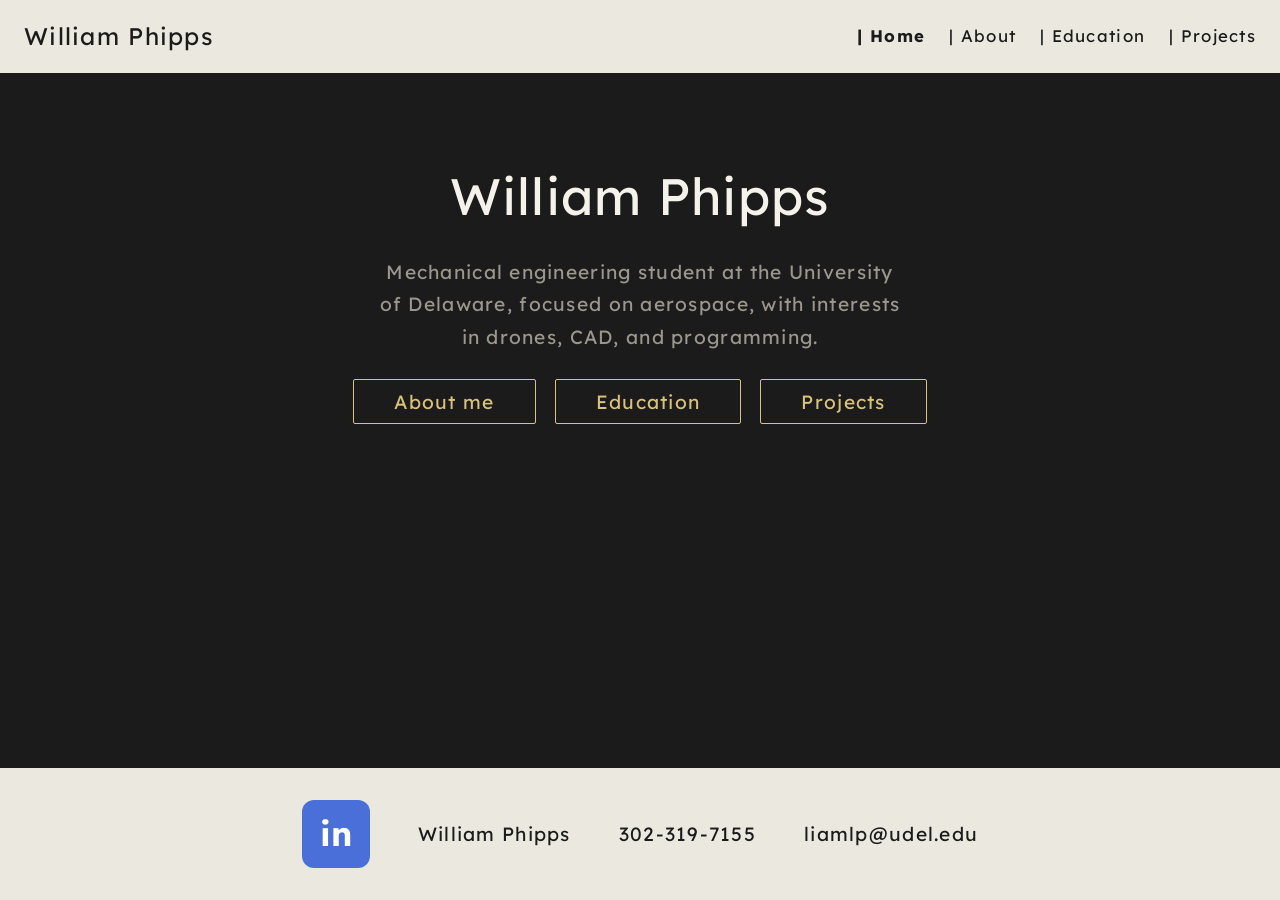
<file: index.html>
<!DOCTYPE html>
<html lang="en"><head><meta charset="utf-8"><meta name="viewport" content="width=device-width, initial-scale=1">
<title>Home | William Phipps</title>
<link rel="preconnect" href="https://fonts.googleapis.com"><link rel="preconnect" href="https://fonts.gstatic.com" crossorigin>
<link href="https://fonts.googleapis.com/css2?family=Lexend:wght@300;400;600&display=swap" rel="stylesheet">
<link rel="stylesheet" href="style.css"></head><body>
<header><a class="name" href="index.html">William Phipps</a><nav aria-label="Main"><a href="index.html" aria-current="page">Home</a><a href="about.html">About</a><a href="education.html">Education</a><a href="projects.html">Projects</a></nav></header>
<main><section class="hero"><h1>William Phipps</h1><p>Mechanical engineering student at the University of Delaware, focused on aerospace, with interests in drones, CAD, and programming.</p><a class="btn" href="about.html">About me</a><a class="btn" href="education.html">Education</a><a class="btn" href="projects.html">Projects</a></section></main>
<footer><a class="li" href="https://www.linkedin.com/in/william-phipps-50b8ab391/" aria-label="LinkedIn">in</a>
<div class="c"><p>William Phipps</p><p><a href="tel:+13023197155">302-319-7155</a></p><p><a href="mailto:liamlp@udel.edu">liamlp@udel.edu</a></p></div></footer>
</body></html>
</file>
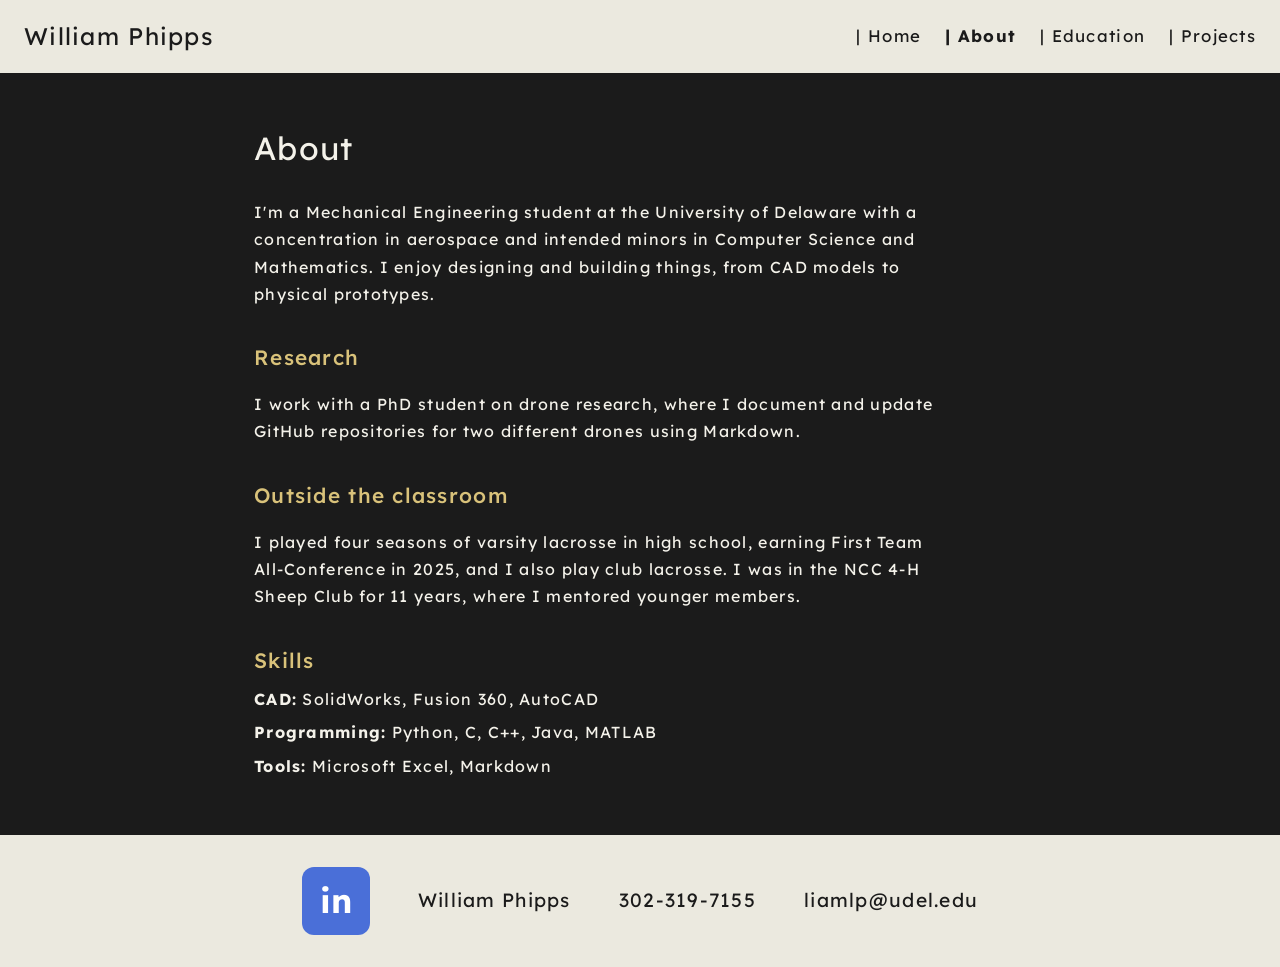
<file: about.html>
<!DOCTYPE html>
<html lang="en"><head><meta charset="utf-8"><meta name="viewport" content="width=device-width, initial-scale=1">
<title>About | William Phipps</title>
<link rel="preconnect" href="https://fonts.googleapis.com"><link rel="preconnect" href="https://fonts.gstatic.com" crossorigin>
<link href="https://fonts.googleapis.com/css2?family=Lexend:wght@300;400;600&display=swap" rel="stylesheet">
<link rel="stylesheet" href="style.css"></head><body>
<header><a class="name" href="index.html">William Phipps</a><nav aria-label="Main"><a href="index.html">Home</a><a href="about.html" aria-current="page">About</a><a href="education.html">Education</a><a href="projects.html">Projects</a></nav></header>
<main><div class="page"><h1>About</h1>
<p>I'm a Mechanical Engineering student at the University of Delaware with a concentration in aerospace and intended minors in Computer Science and Mathematics. I enjoy designing and building things, from CAD models to physical prototypes.</p>
<h2>Research</h2><p>I work with a PhD student on drone research, where I document and update GitHub repositories for two different drones using Markdown.</p>
<h2>Outside the classroom</h2><p>I played four seasons of varsity lacrosse in high school, earning First Team All-Conference in 2025, and I also play club lacrosse. I was in the NCC 4-H Sheep Club for 11 years, where I mentored younger members.</p>
<h2>Skills</h2><div class="skills"><p><b>CAD:</b> SolidWorks, Fusion 360, AutoCAD</p><p><b>Programming:</b> Python, C, C++, Java, MATLAB</p><p><b>Tools:</b> Microsoft Excel, Markdown</p></div>
</div></main>
<footer><a class="li" href="https://www.linkedin.com/in/william-phipps-50b8ab391/" aria-label="LinkedIn">in</a>
<div class="c"><p>William Phipps</p><p><a href="tel:+13023197155">302-319-7155</a></p><p><a href="mailto:liamlp@udel.edu">liamlp@udel.edu</a></p></div></footer>
</body></html>
</file>
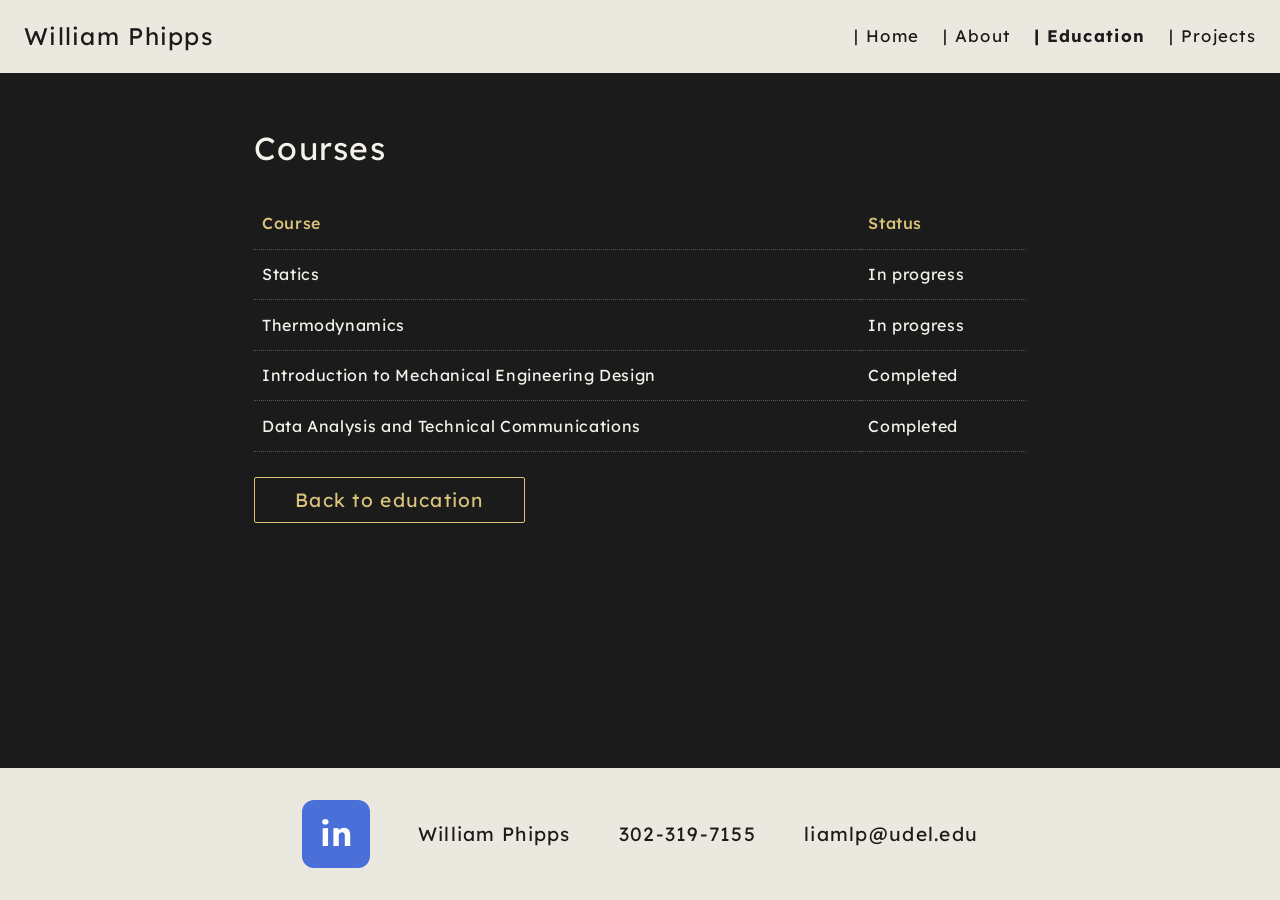
<file: courses.html>
<!DOCTYPE html>
<html lang="en"><head><meta charset="utf-8"><meta name="viewport" content="width=device-width, initial-scale=1">
<title>Courses | William Phipps</title>
<link rel="preconnect" href="https://fonts.googleapis.com"><link rel="preconnect" href="https://fonts.gstatic.com" crossorigin>
<link href="https://fonts.googleapis.com/css2?family=Lexend:wght@300;400;600&display=swap" rel="stylesheet">
<link rel="stylesheet" href="style.css"></head><body>
<header><a class="name" href="index.html">William Phipps</a><nav aria-label="Main"><a href="index.html">Home</a><a href="about.html">About</a><a href="education.html" aria-current="page">Education</a><a href="projects.html">Projects</a></nav></header>
<main><div class="page"><h1>Courses</h1>
<div class="tbl"><table><thead><tr><th>Course</th><th>Status</th></tr></thead><tbody>
<tr><td>Statics</td><td>In progress</td></tr>
<tr><td>Thermodynamics</td><td>In progress</td></tr>
<tr><td>Introduction to Mechanical Engineering Design</td><td>Completed</td></tr>
<tr><td>Data Analysis and Technical Communications</td><td>Completed</td></tr>
</tbody></table></div><p style="margin-top:2rem"><a class="btn" href="education.html">Back to education</a></p></div></main>
<footer><a class="li" href="https://www.linkedin.com/in/william-phipps-50b8ab391/" aria-label="LinkedIn">in</a>
<div class="c"><p>William Phipps</p><p><a href="tel:+13023197155">302-319-7155</a></p><p><a href="mailto:liamlp@udel.edu">liamlp@udel.edu</a></p></div></footer>
</body></html>
</file>
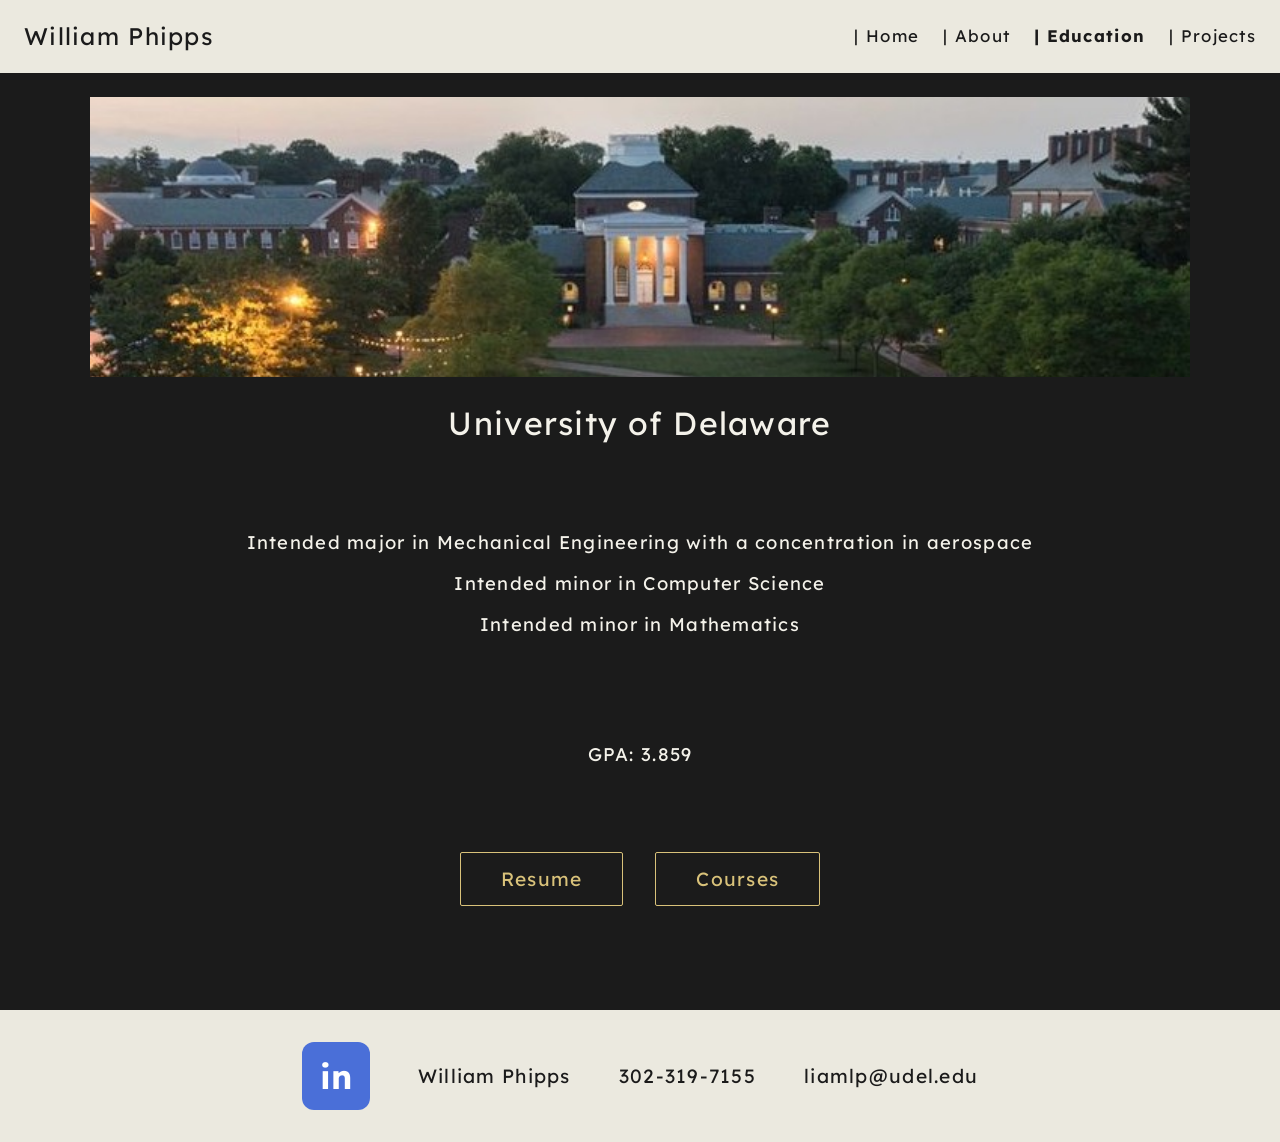
<file: education.html>
<!DOCTYPE html>
<html lang="en"><head><meta charset="utf-8"><meta name="viewport" content="width=device-width, initial-scale=1">
<title>Education | William Phipps</title>
<link rel="preconnect" href="https://fonts.googleapis.com"><link rel="preconnect" href="https://fonts.gstatic.com" crossorigin>
<link href="https://fonts.googleapis.com/css2?family=Lexend:wght@300;400;600&display=swap" rel="stylesheet">
<link rel="stylesheet" href="style.css"></head><body>
<header><a class="name" href="index.html">William Phipps</a><nav aria-label="Main"><a href="index.html">Home</a><a href="about.html">About</a><a href="education.html" aria-current="page">Education</a><a href="projects.html">Projects</a></nav></header>
<main><div class="banner"><div class="img" role="img" aria-label="University of Delaware campus"></div><h1>University of Delaware</h1></div>
<section class="band"><p>Intended major in Mechanical Engineering with a concentration in aerospace</p><p>Intended minor in Computer Science</p><p>Intended minor in Mathematics</p></section>
<section class="band"><p>GPA: 3.859</p></section>
<div class="btns"><a class="btn" href="resume.pdf">Resume</a><a class="btn" href="courses.html">Courses</a></div>
<div style="height:4rem"></div></main>
<footer><a class="li" href="https://www.linkedin.com/in/william-phipps-50b8ab391/" aria-label="LinkedIn">in</a>
<div class="c"><p>William Phipps</p><p><a href="tel:+13023197155">302-319-7155</a></p><p><a href="mailto:liamlp@udel.edu">liamlp@udel.edu</a></p></div></footer>
</body></html>
</file>
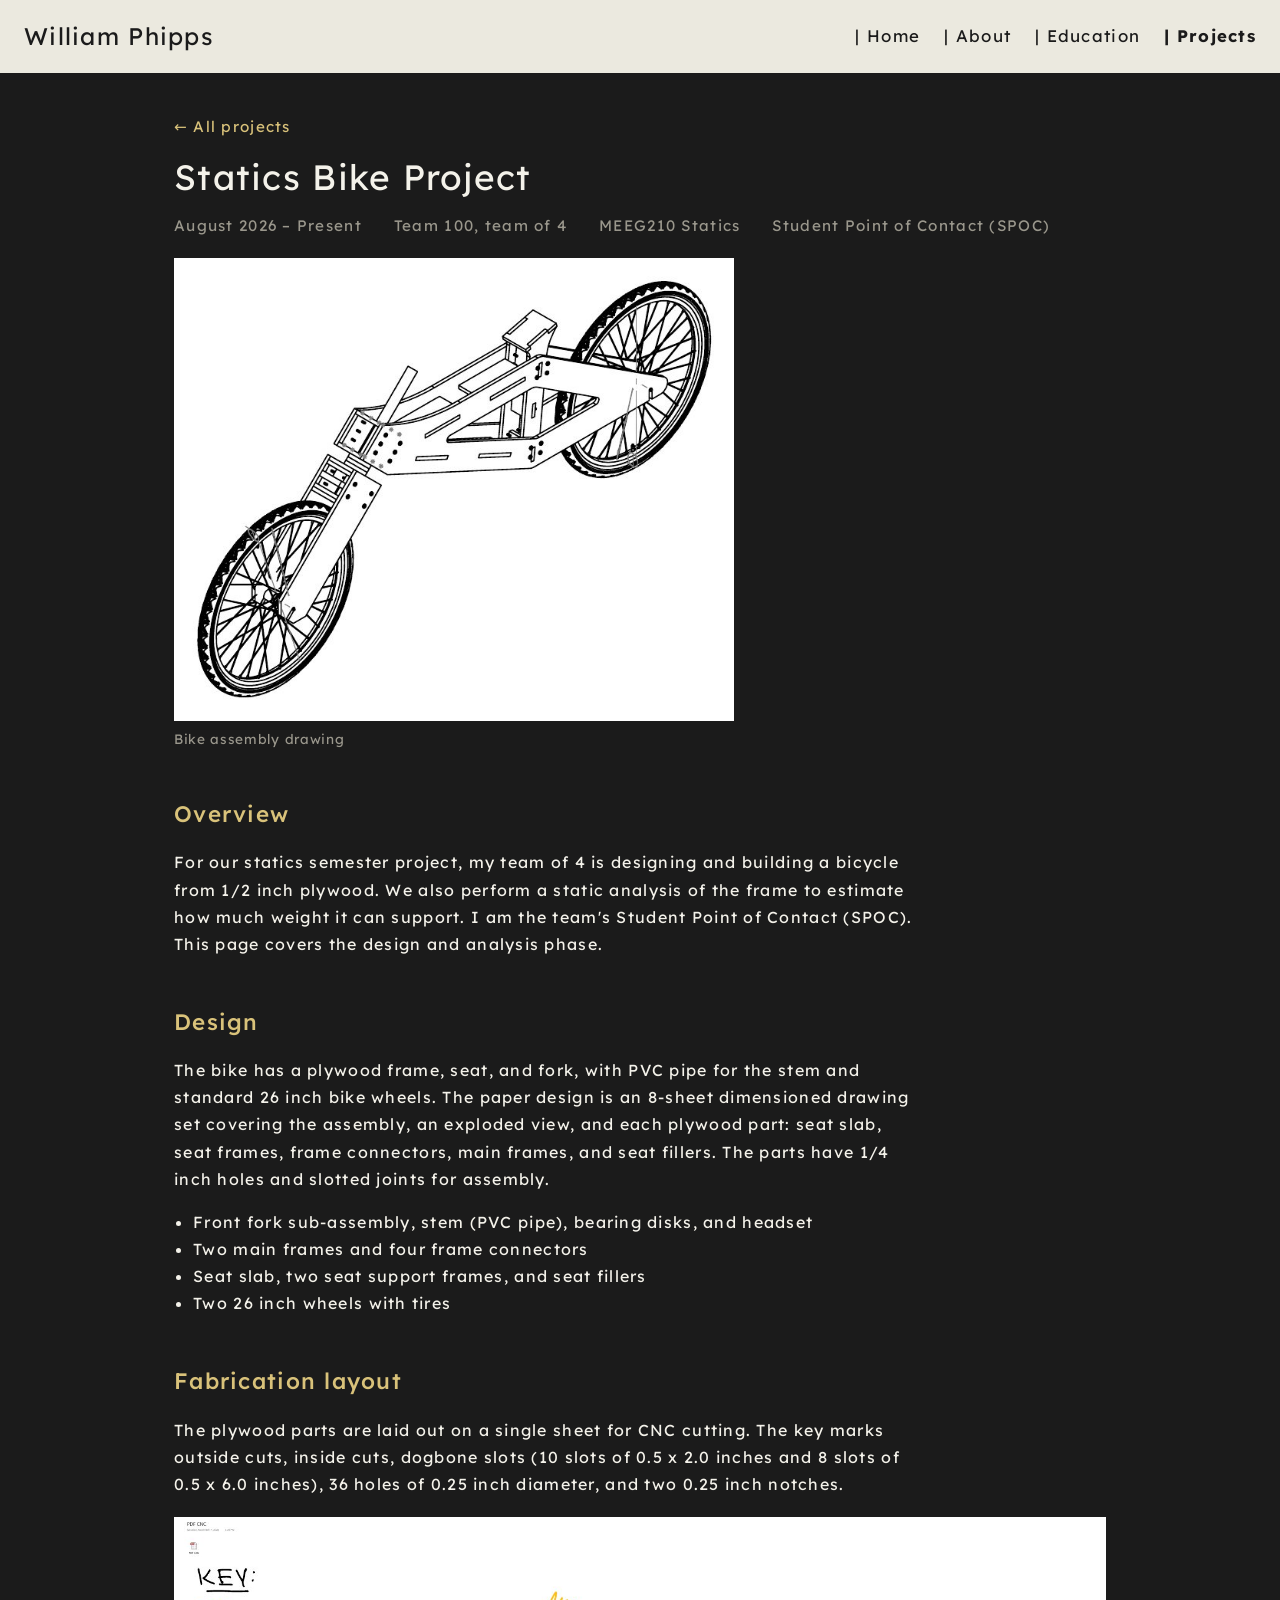
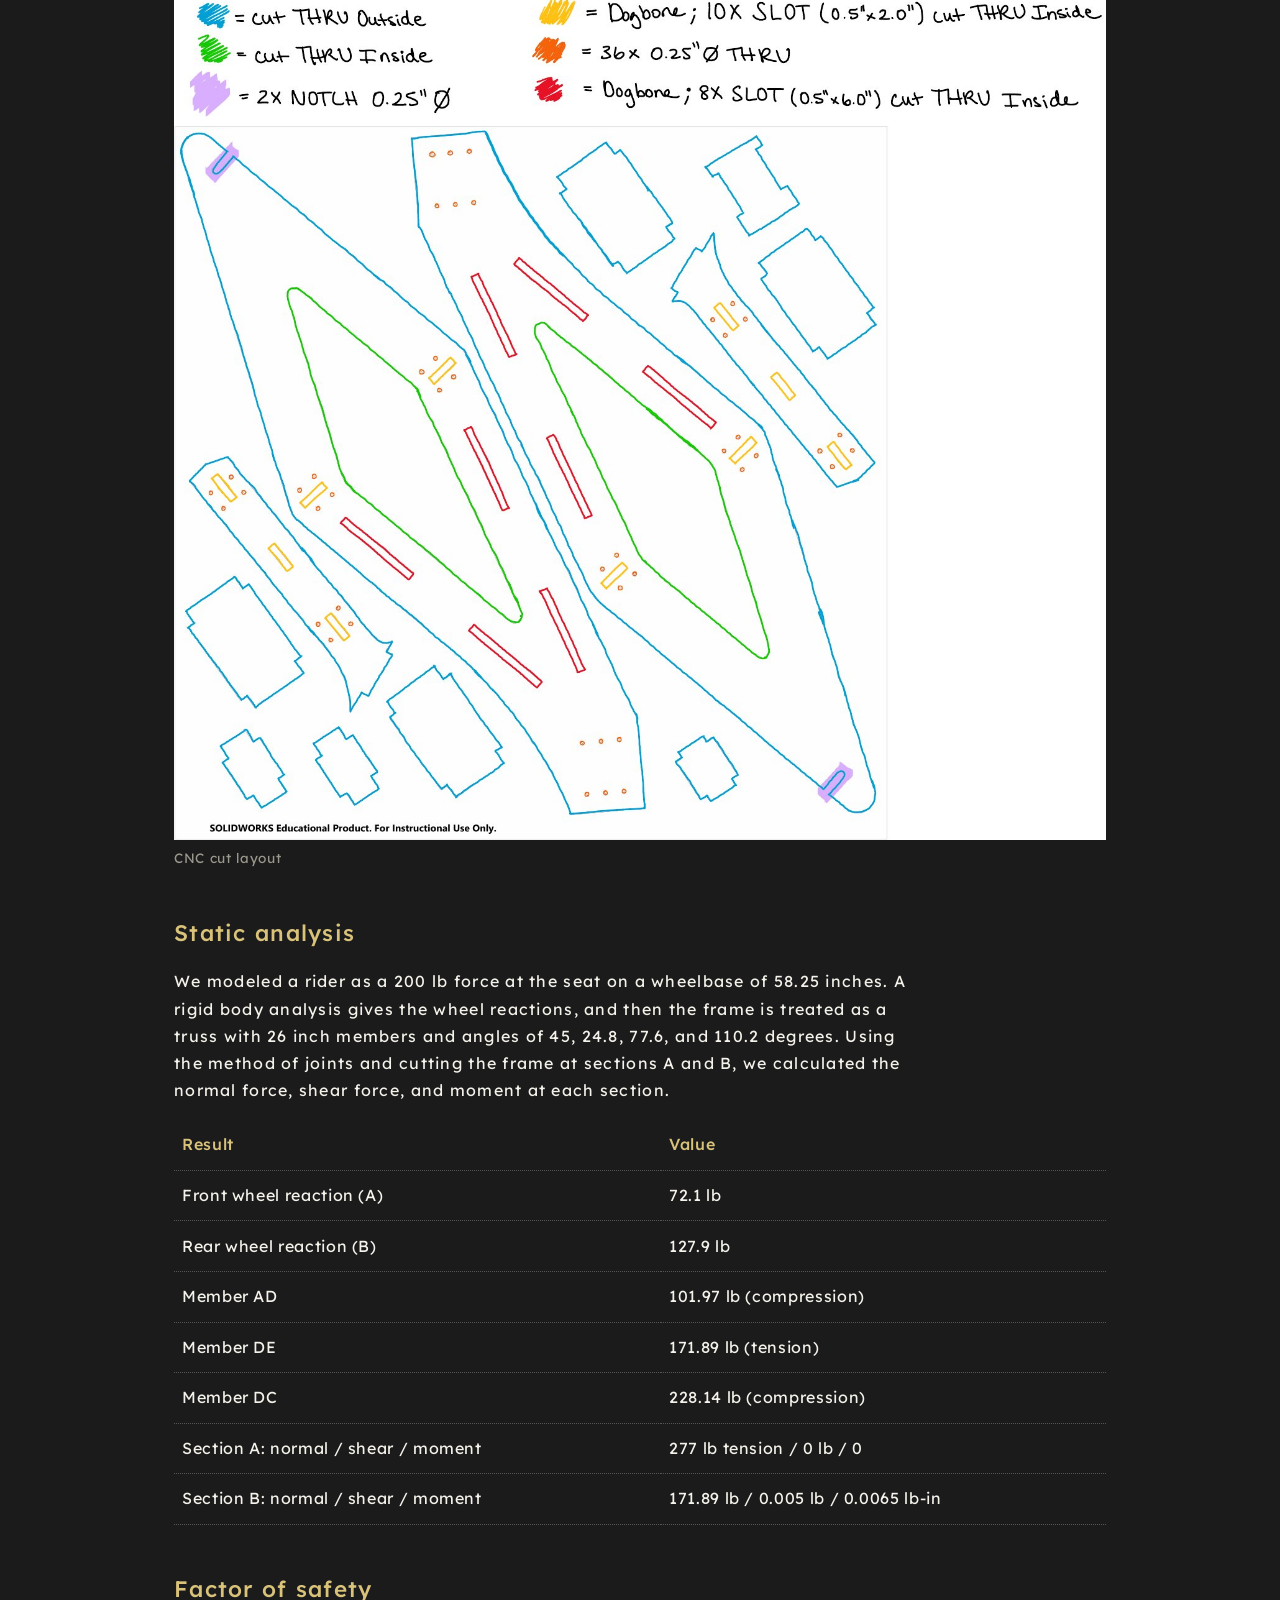
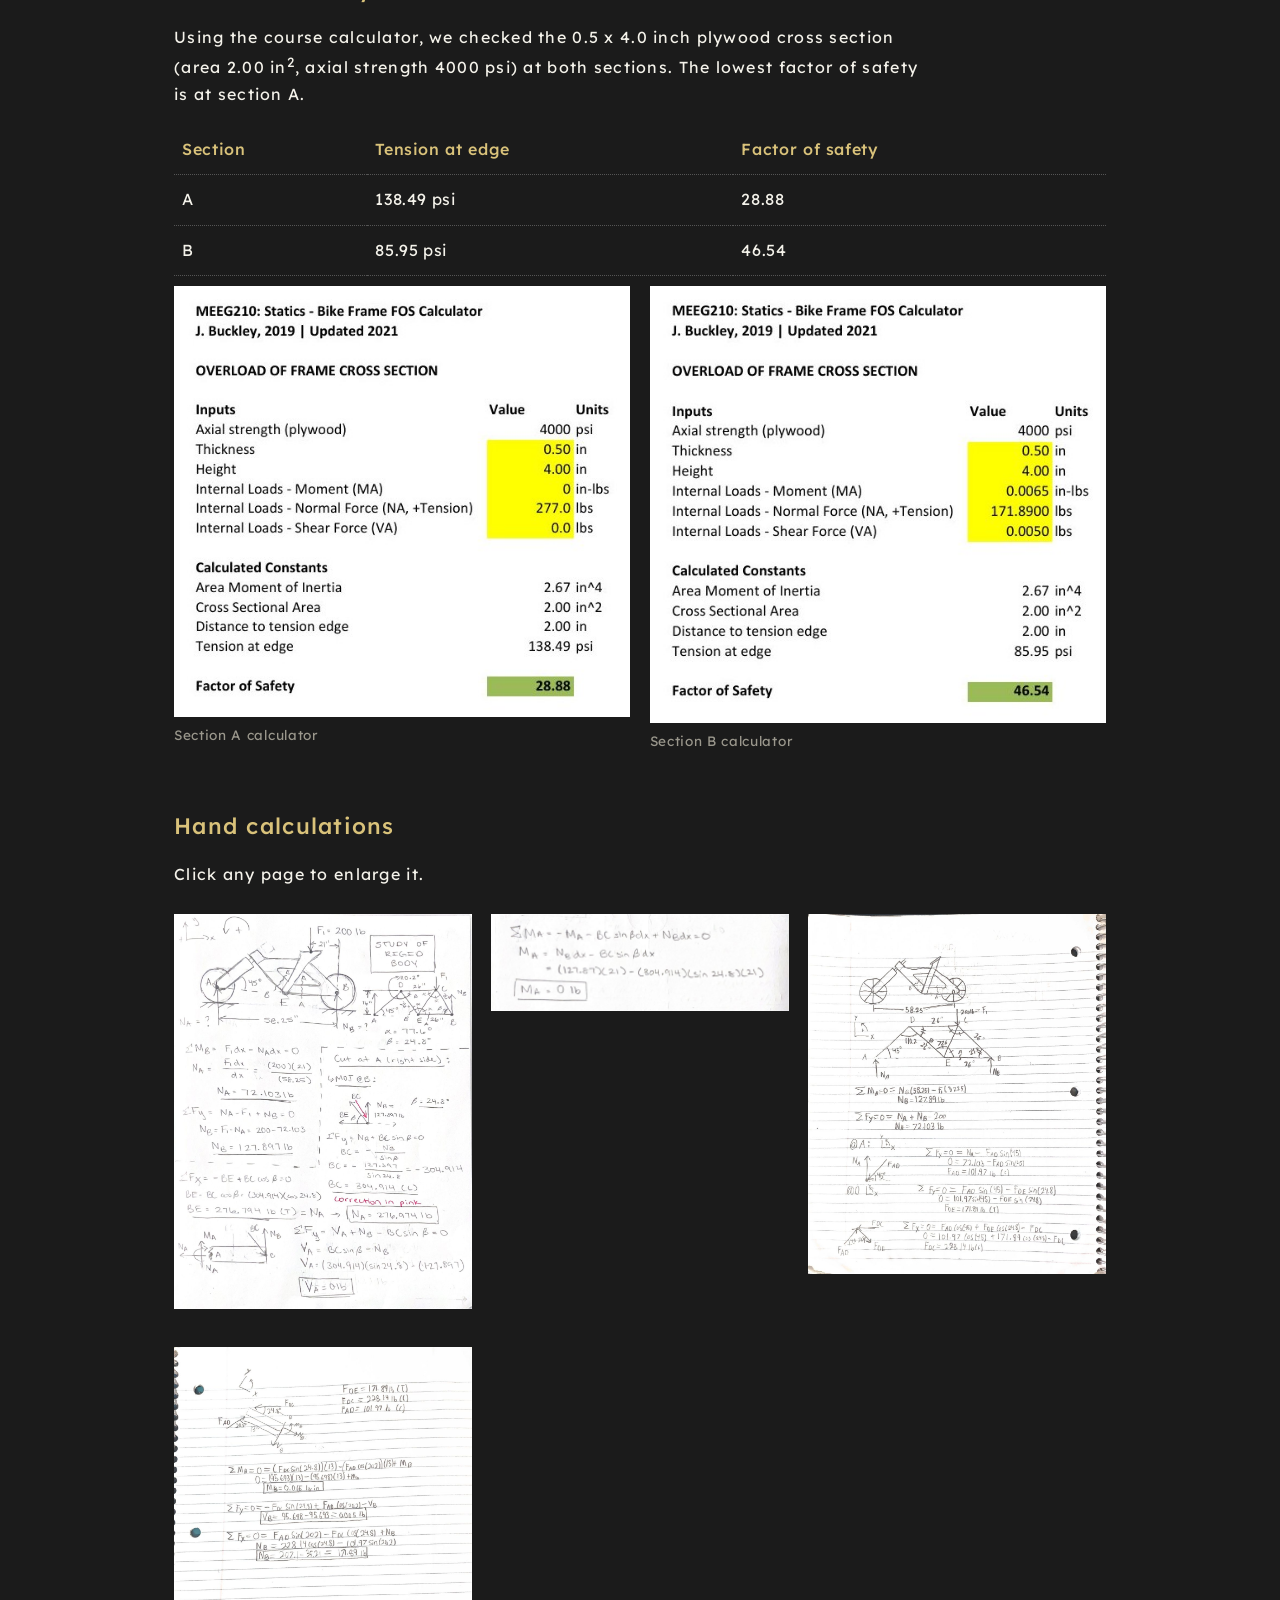
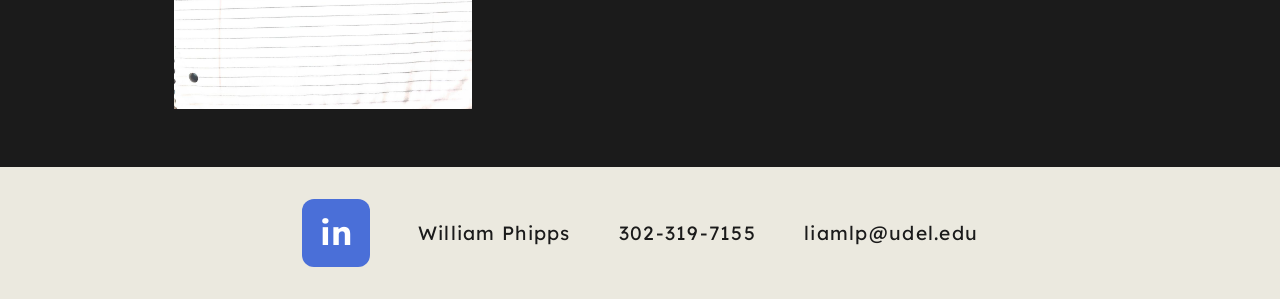
<file: project-bike.html>
<!DOCTYPE html>
<html lang="en"><head><meta charset="utf-8"><meta name="viewport" content="width=device-width, initial-scale=1">
<title>Statics Bike Project | William Phipps</title>
<link rel="preconnect" href="https://fonts.googleapis.com"><link rel="preconnect" href="https://fonts.gstatic.com" crossorigin>
<link href="https://fonts.googleapis.com/css2?family=Lexend:wght@300;400;600&display=swap" rel="stylesheet">
<link rel="stylesheet" href="style.css"></head><body>
<header><a class="name" href="index.html">William Phipps</a><nav aria-label="Main"><a href="index.html">Home</a><a href="about.html">About</a><a href="education.html">Education</a><a href="projects.html" aria-current="page">Projects</a></nav></header>
<main><div class="detail"><a class="back" href="projects.html">&larr; All projects</a><h1>Statics Bike Project</h1><div class="facts"><span>August 2026 – Present</span><span>Team 100, team of 4</span><span>MEEG210 Statics</span><span>Student Point of Contact (SPOC)</span></div><figure class="hero-img"><a href="images/bike-assembly.jpg" target="_blank" rel="noopener"><img src="images/bike-assembly.jpg" alt="Isometric assembly drawing of the plywood bike" loading="lazy"></a><figcaption>Bike assembly drawing</figcaption></figure><h2>Overview</h2><p>For our statics semester project, my team of 4 is designing and building a bicycle from 1/2 inch plywood. We also perform a static analysis of the frame to estimate how much weight it can support. I am the team's Student Point of Contact (SPOC). This page covers the design and analysis phase.</p><h2>Design</h2><p>The bike has a plywood frame, seat, and fork, with PVC pipe for the stem and standard 26 inch bike wheels. The paper design is an 8-sheet dimensioned drawing set covering the assembly, an exploded view, and each plywood part: seat slab, seat frames, frame connectors, main frames, and seat fillers. The parts have 1/4 inch holes and slotted joints for assembly.</p><ul><li>Front fork sub-assembly, stem (PVC pipe), bearing disks, and headset</li><li>Two main frames and four frame connectors</li><li>Seat slab, two seat support frames, and seat fillers</li><li>Two 26 inch wheels with tires</li></ul><h2>Fabrication layout</h2><p>The plywood parts are laid out on a single sheet for CNC cutting. The key marks outside cuts, inside cuts, dogbone slots (10 slots of 0.5 x 2.0 inches and 8 slots of 0.5 x 6.0 inches), 36 holes of 0.25 inch diameter, and two 0.25 inch notches.</p><figure class=""><a href="images/bike-cnc.jpg" target="_blank" rel="noopener"><img src="images/bike-cnc.jpg" alt="CNC cut layout of the plywood bike parts with a color key" loading="lazy"></a><figcaption>CNC cut layout</figcaption></figure><h2>Static analysis</h2><p>We modeled a rider as a 200 lb force at the seat on a wheelbase of 58.25 inches. A rigid body analysis gives the wheel reactions, and then the frame is treated as a truss with 26 inch members and angles of 45, 24.8, 77.6, and 110.2 degrees. Using the method of joints and cutting the frame at sections A and B, we calculated the normal force, shear force, and moment at each section.</p><div class="tbl"><table><thead><tr><th>Result</th><th>Value</th></tr></thead><tbody><tr><td>Front wheel reaction (A)</td><td>72.1 lb</td></tr><tr><td>Rear wheel reaction (B)</td><td>127.9 lb</td></tr><tr><td>Member AD</td><td>101.97 lb (compression)</td></tr><tr><td>Member DE</td><td>171.89 lb (tension)</td></tr><tr><td>Member DC</td><td>228.14 lb (compression)</td></tr><tr><td>Section A: normal / shear / moment</td><td>277 lb tension / 0 lb / 0</td></tr><tr><td>Section B: normal / shear / moment</td><td>171.89 lb / 0.005 lb / 0.0065 lb-in</td></tr></tbody></table></div><h2>Factor of safety</h2><p>Using the course calculator, we checked the 0.5 x 4.0 inch plywood cross section (area 2.00 in<sup>2</sup>, axial strength 4000 psi) at both sections. The lowest factor of safety is at section A.</p><div class="tbl"><table><thead><tr><th>Section</th><th>Tension at edge</th><th>Factor of safety</th></tr></thead><tbody><tr><td>A</td><td>138.49 psi</td><td>28.88</td></tr><tr><td>B</td><td>85.95 psi</td><td>46.54</td></tr></tbody></table></div><div class="row"><figure class=""><a href="images/bike-fos-a.jpg" target="_blank" rel="noopener"><img src="images/bike-fos-a.jpg" alt="Factor of safety calculator for section A" loading="lazy"></a><figcaption>Section A calculator</figcaption></figure><figure class=""><a href="images/bike-fos-b.jpg" target="_blank" rel="noopener"><img src="images/bike-fos-b.jpg" alt="Factor of safety calculator for section B" loading="lazy"></a><figcaption>Section B calculator</figcaption></figure></div><h2>Hand calculations</h2><p>Click any page to enlarge it.</p><div class="row"><figure class=""><a href="images/bike-calc-1.jpg" target="_blank" rel="noopener"><img src="images/bike-calc-1.jpg" alt="Handwritten statics calculations, page 1" loading="lazy"></a></figure><figure class=""><a href="images/bike-calc-2.jpg" target="_blank" rel="noopener"><img src="images/bike-calc-2.jpg" alt="Handwritten moment calculation at section A" loading="lazy"></a></figure><figure class=""><a href="images/bike-calc-3.jpg" target="_blank" rel="noopener"><img src="images/bike-calc-3.jpg" alt="Notebook calculations using the method of joints" loading="lazy"></a></figure><figure class=""><a href="images/bike-calc-4.jpg" target="_blank" rel="noopener"><img src="images/bike-calc-4.jpg" alt="Notebook calculations at section B" loading="lazy"></a></figure></div></div></main>
<footer><a class="li" href="https://www.linkedin.com/in/william-phipps-50b8ab391/" aria-label="LinkedIn">in</a>
<div class="c"><p>William Phipps</p><p><a href="tel:+13023197155">302-319-7155</a></p><p><a href="mailto:liamlp@udel.edu">liamlp@udel.edu</a></p></div></footer>
</body></html>
</file>
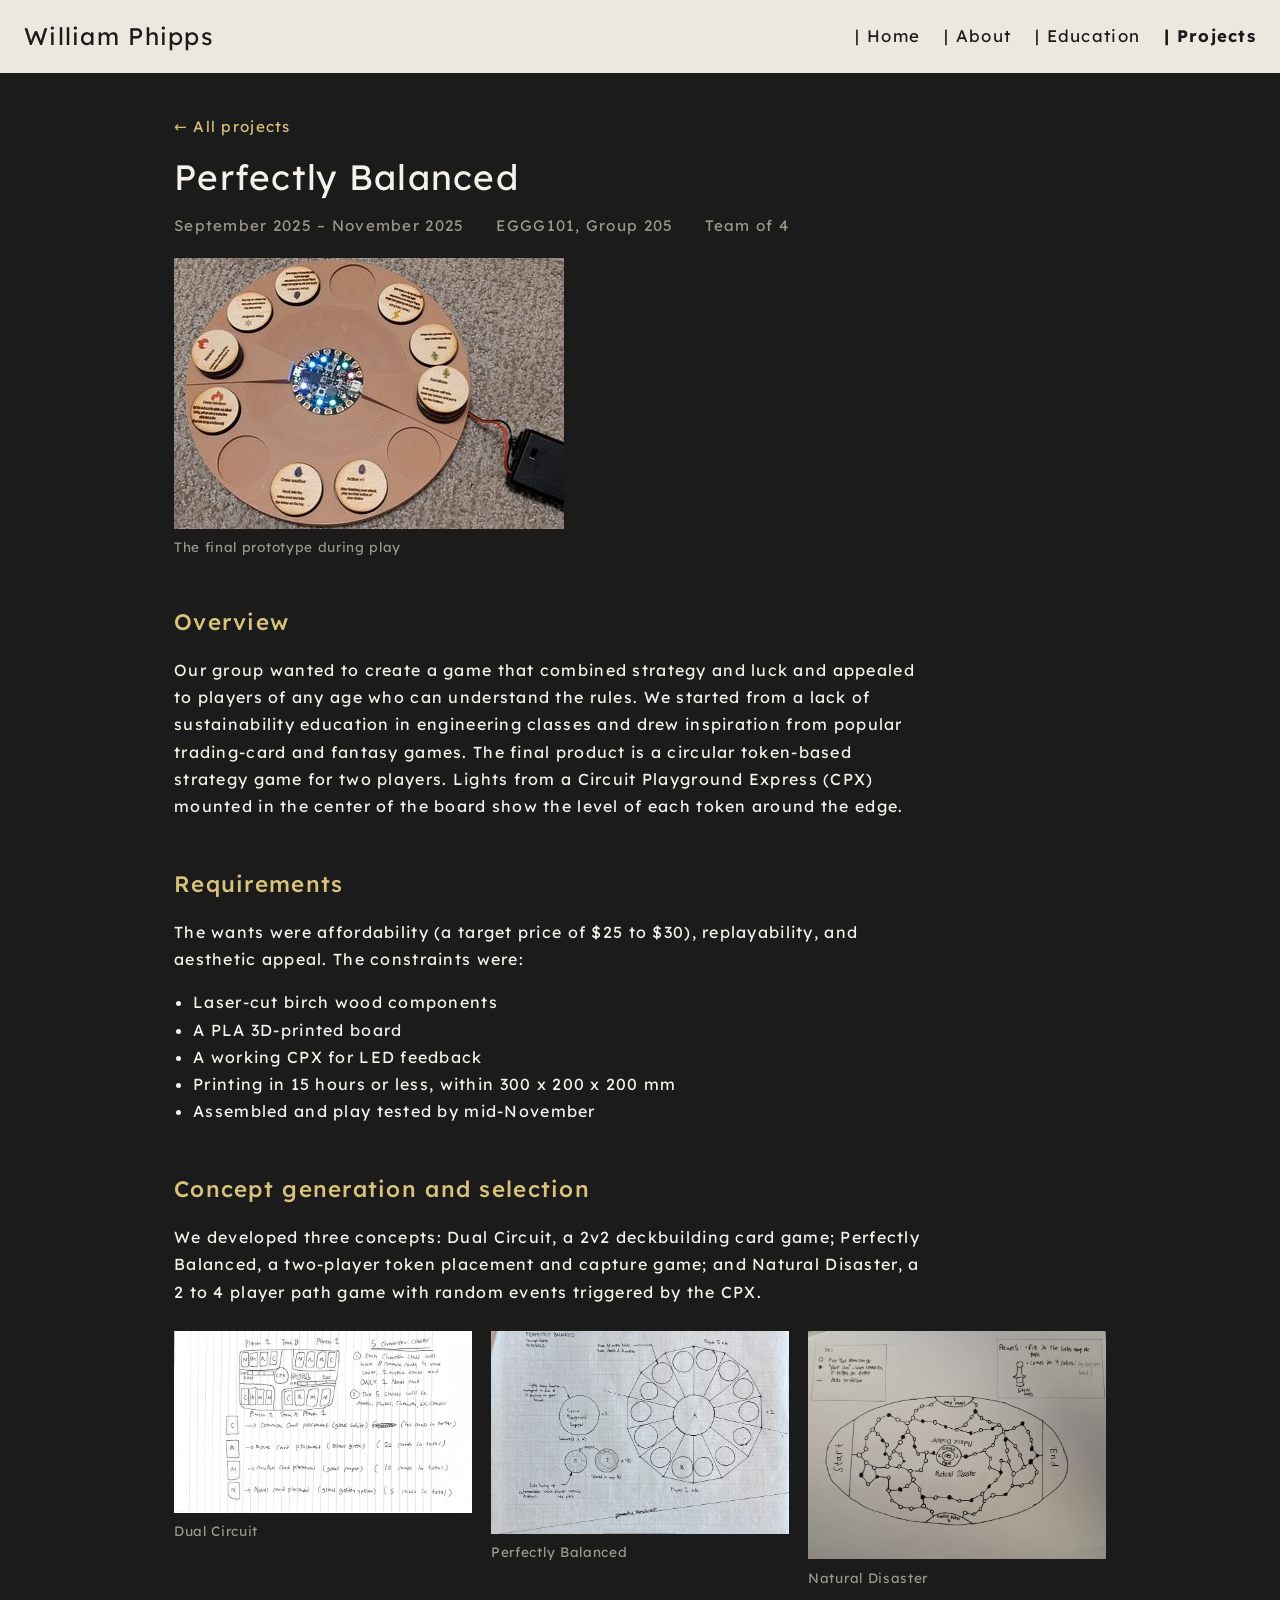
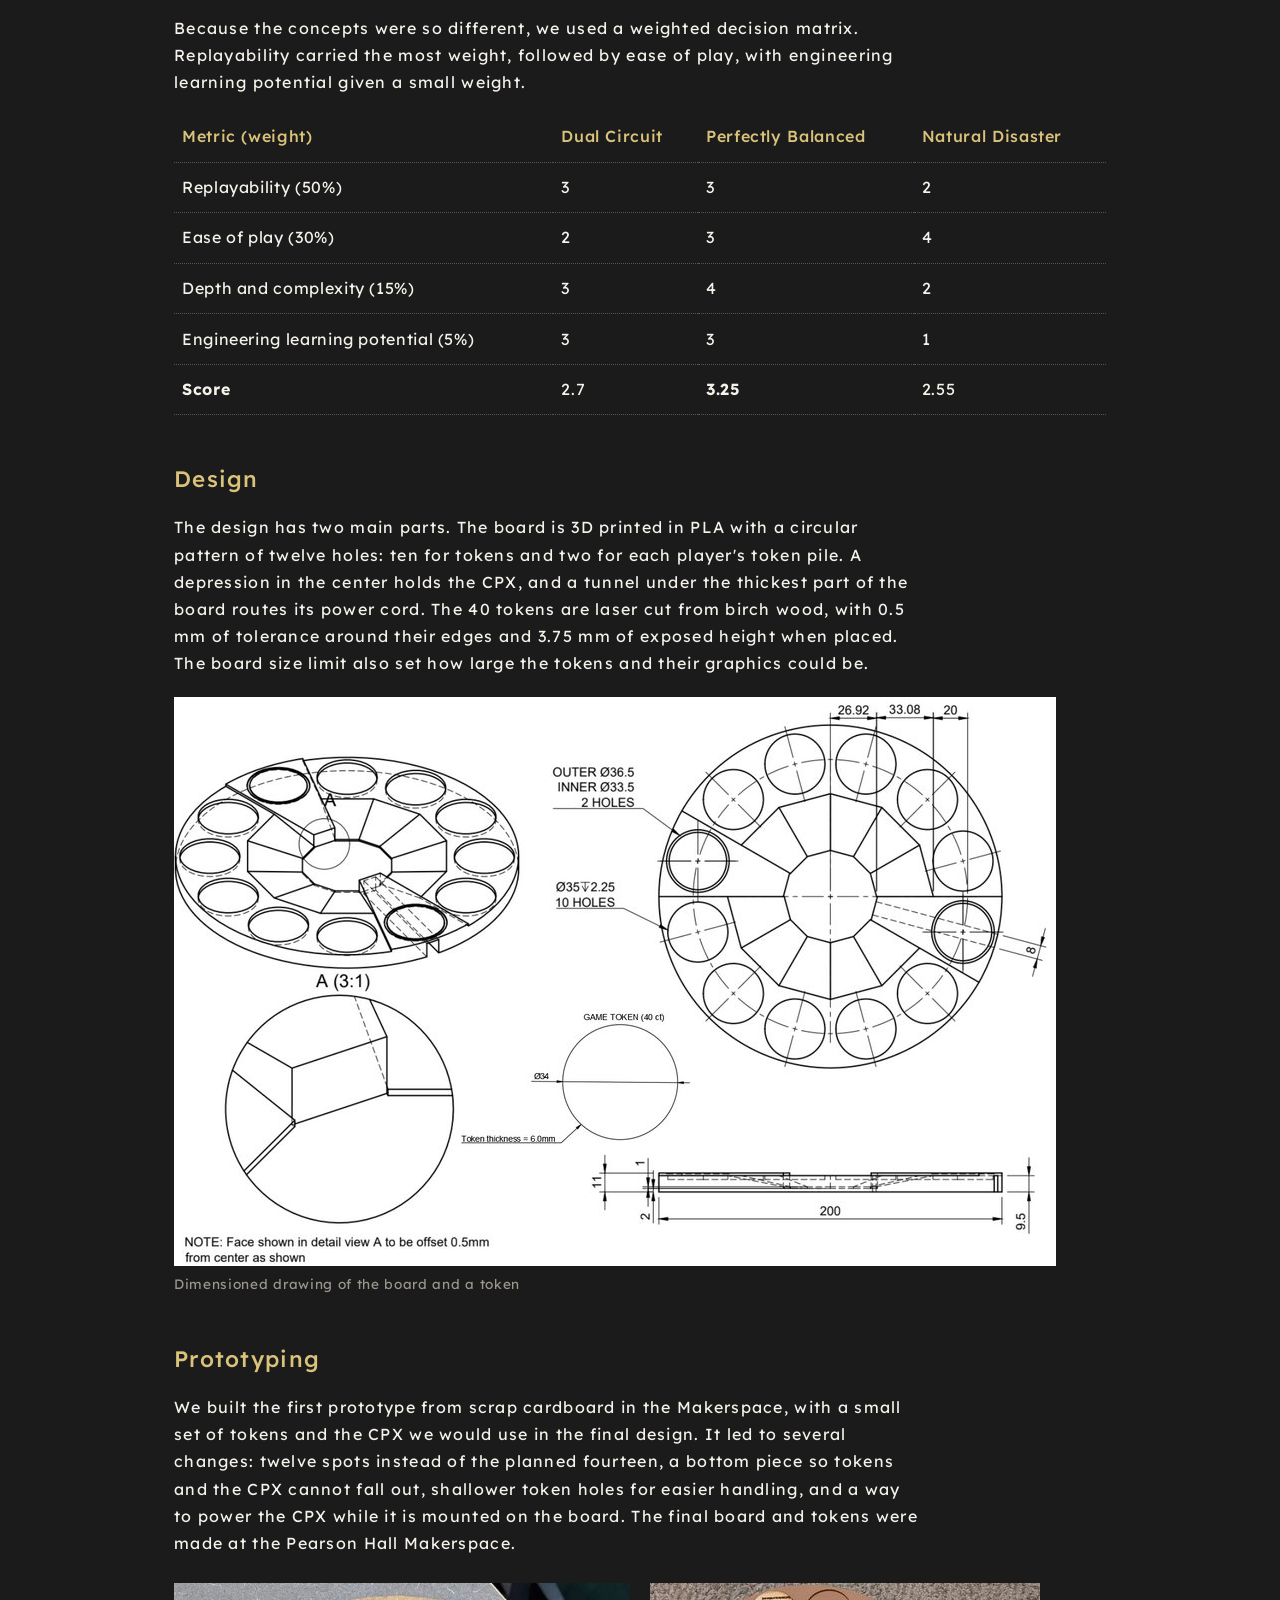
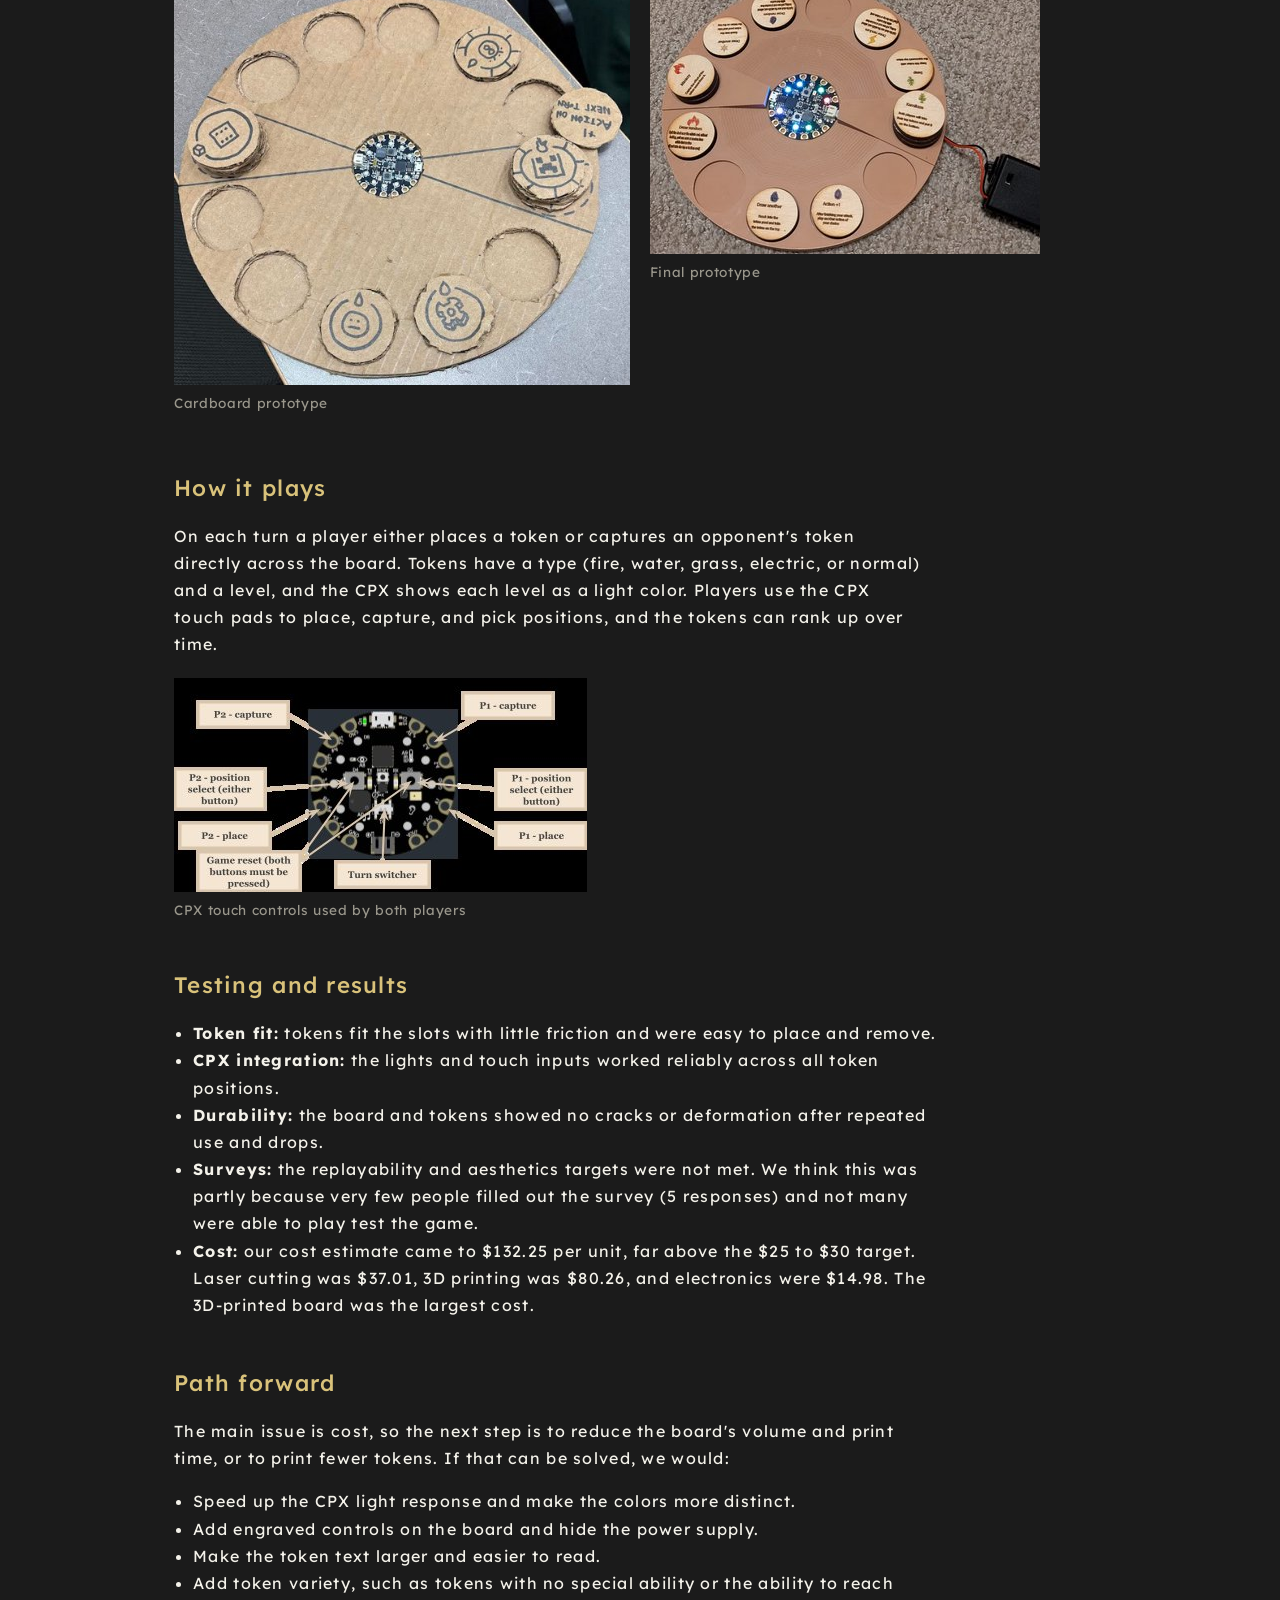
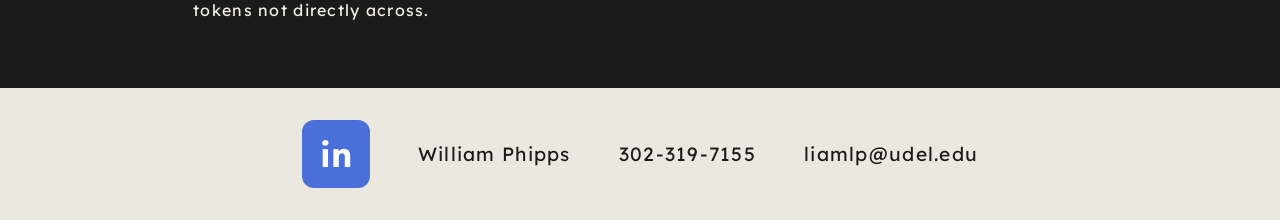
<file: project-game.html>
<!DOCTYPE html>
<html lang="en"><head><meta charset="utf-8"><meta name="viewport" content="width=device-width, initial-scale=1">
<title>Perfectly Balanced | William Phipps</title>
<link rel="preconnect" href="https://fonts.googleapis.com"><link rel="preconnect" href="https://fonts.gstatic.com" crossorigin>
<link href="https://fonts.googleapis.com/css2?family=Lexend:wght@300;400;600&display=swap" rel="stylesheet">
<link rel="stylesheet" href="style.css"></head><body>
<header><a class="name" href="index.html">William Phipps</a><nav aria-label="Main"><a href="index.html">Home</a><a href="about.html">About</a><a href="education.html">Education</a><a href="projects.html" aria-current="page">Projects</a></nav></header>
<main><div class="detail"><a class="back" href="projects.html">&larr; All projects</a><h1>Perfectly Balanced</h1><div class="facts"><span>September 2025 – November 2025</span><span>EGGG101, Group 205</span><span>Team of 4</span></div><figure class="hero-img"><a href="images/game-final.jpg" target="_blank" rel="noopener"><img src="images/game-final.jpg" alt="Perfectly Balanced game board with tokens and the glowing Circuit Playground Express in the center" loading="lazy"></a><figcaption>The final prototype during play</figcaption></figure><h2>Overview</h2><p>Our group wanted to create a game that combined strategy and luck and appealed to players of any age who can understand the rules. We started from a lack of sustainability education in engineering classes and drew inspiration from popular trading-card and fantasy games. The final product is a circular token-based strategy game for two players. Lights from a Circuit Playground Express (CPX) mounted in the center of the board show the level of each token around the edge.</p><h2>Requirements</h2><p>The wants were affordability (a target price of $25 to $30), replayability, and aesthetic appeal. The constraints were:</p><ul><li>Laser-cut birch wood components</li><li>A PLA 3D-printed board</li><li>A working CPX for LED feedback</li><li>Printing in 15 hours or less, within 300 x 200 x 200 mm</li><li>Assembled and play tested by mid-November</li></ul><h2>Concept generation and selection</h2><p>We developed three concepts: Dual Circuit, a 2v2 deckbuilding card game; Perfectly Balanced, a two-player token placement and capture game; and Natural Disaster, a 2 to 4 player path game with random events triggered by the CPX.</p><div class="row"><figure class=""><a href="images/game-sketch-dual.jpg" target="_blank" rel="noopener"><img src="images/game-sketch-dual.jpg" alt="Sketch of the Dual Circuit concept" loading="lazy"></a><figcaption>Dual Circuit</figcaption></figure><figure class=""><a href="images/game-sketch-balanced.jpg" target="_blank" rel="noopener"><img src="images/game-sketch-balanced.jpg" alt="Sketch of the Perfectly Balanced concept" loading="lazy"></a><figcaption>Perfectly Balanced</figcaption></figure><figure class=""><a href="images/game-sketch-disaster.jpg" target="_blank" rel="noopener"><img src="images/game-sketch-disaster.jpg" alt="Sketch of the Natural Disaster concept" loading="lazy"></a><figcaption>Natural Disaster</figcaption></figure></div><p>Because the concepts were so different, we used a weighted decision matrix. Replayability carried the most weight, followed by ease of play, with engineering learning potential given a small weight.</p><div class="tbl"><table><thead><tr><th>Metric (weight)</th><th>Dual Circuit</th><th>Perfectly Balanced</th><th>Natural Disaster</th></tr></thead><tbody><tr><td>Replayability (50%)</td><td>3</td><td>3</td><td>2</td></tr><tr><td>Ease of play (30%)</td><td>2</td><td>3</td><td>4</td></tr><tr><td>Depth and complexity (15%)</td><td>3</td><td>4</td><td>2</td></tr><tr><td>Engineering learning potential (5%)</td><td>3</td><td>3</td><td>1</td></tr><tr><td><b>Score</b></td><td>2.7</td><td><b>3.25</b></td><td>2.55</td></tr></tbody></table></div><h2>Design</h2><p>The design has two main parts. The board is 3D printed in PLA with a circular pattern of twelve holes: ten for tokens and two for each player's token pile. A depression in the center holds the CPX, and a tunnel under the thickest part of the board routes its power cord. The 40 tokens are laser cut from birch wood, with 0.5 mm of tolerance around their edges and 3.75 mm of exposed height when placed. The board size limit also set how large the tokens and their graphics could be.</p><figure class=""><a href="images/game-design.jpg" target="_blank" rel="noopener"><img src="images/game-design.jpg" alt="Dimensioned drawing of the game board and a token" loading="lazy"></a><figcaption>Dimensioned drawing of the board and a token</figcaption></figure><h2>Prototyping</h2><p>We built the first prototype from scrap cardboard in the Makerspace, with a small set of tokens and the CPX we would use in the final design. It led to several changes: twelve spots instead of the planned fourteen, a bottom piece so tokens and the CPX cannot fall out, shallower token holes for easier handling, and a way to power the CPX while it is mounted on the board. The final board and tokens were made at the Pearson Hall Makerspace.</p><div class="row"><figure class=""><a href="images/game-prototype.jpg" target="_blank" rel="noopener"><img src="images/game-prototype.jpg" alt="Cardboard prototype of the board with tokens and the CPX" loading="lazy"></a><figcaption>Cardboard prototype</figcaption></figure><figure class=""><a href="images/game-final.jpg" target="_blank" rel="noopener"><img src="images/game-final.jpg" alt="Final prototype of the board with tokens and the CPX" loading="lazy"></a><figcaption>Final prototype</figcaption></figure></div><h2>How it plays</h2><p>On each turn a player either places a token or captures an opponent's token directly across the board. Tokens have a type (fire, water, grass, electric, or normal) and a level, and the CPX shows each level as a light color. Players use the CPX touch pads to place, capture, and pick positions, and the tokens can rank up over time.</p><figure class=""><a href="images/game-controls.jpg" target="_blank" rel="noopener"><img src="images/game-controls.jpg" alt="Labeled touch controls on the Circuit Playground Express" loading="lazy"></a><figcaption>CPX touch controls used by both players</figcaption></figure><h2>Testing and results</h2><ul><li><b>Token fit:</b> tokens fit the slots with little friction and were easy to place and remove.</li><li><b>CPX integration:</b> the lights and touch inputs worked reliably across all token positions.</li><li><b>Durability:</b> the board and tokens showed no cracks or deformation after repeated use and drops.</li><li><b>Surveys:</b> the replayability and aesthetics targets were not met. We think this was partly because very few people filled out the survey (5 responses) and not many were able to play test the game.</li><li><b>Cost:</b> our cost estimate came to $132.25 per unit, far above the $25 to $30 target. Laser cutting was $37.01, 3D printing was $80.26, and electronics were $14.98. The 3D-printed board was the largest cost.</li></ul><h2>Path forward</h2><p>The main issue is cost, so the next step is to reduce the board's volume and print time, or to print fewer tokens. If that can be solved, we would:</p><ul><li>Speed up the CPX light response and make the colors more distinct.</li><li>Add engraved controls on the board and hide the power supply.</li><li>Make the token text larger and easier to read.</li><li>Add token variety, such as tokens with no special ability or the ability to reach tokens not directly across.</li></ul></div></main>
<footer><a class="li" href="https://www.linkedin.com/in/william-phipps-50b8ab391/" aria-label="LinkedIn">in</a>
<div class="c"><p>William Phipps</p><p><a href="tel:+13023197155">302-319-7155</a></p><p><a href="mailto:liamlp@udel.edu">liamlp@udel.edu</a></p></div></footer>
</body></html>
</file>
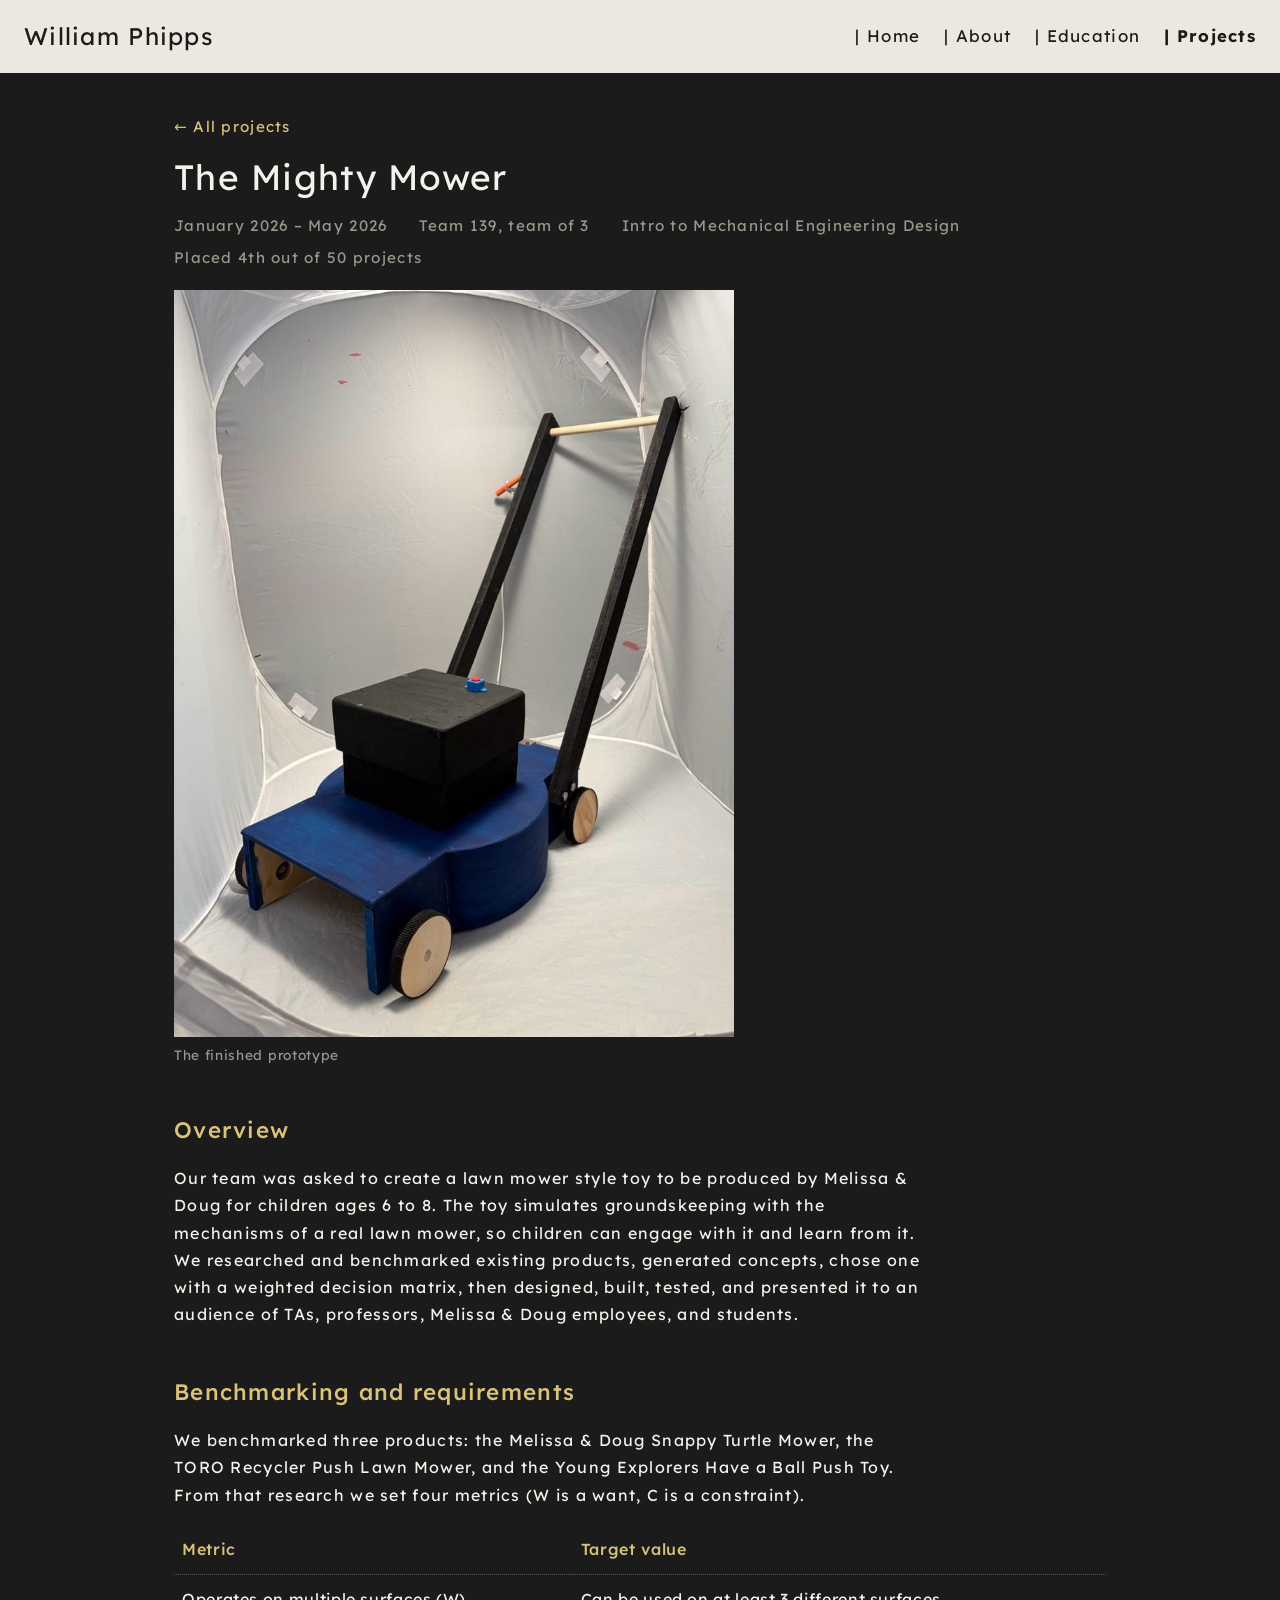
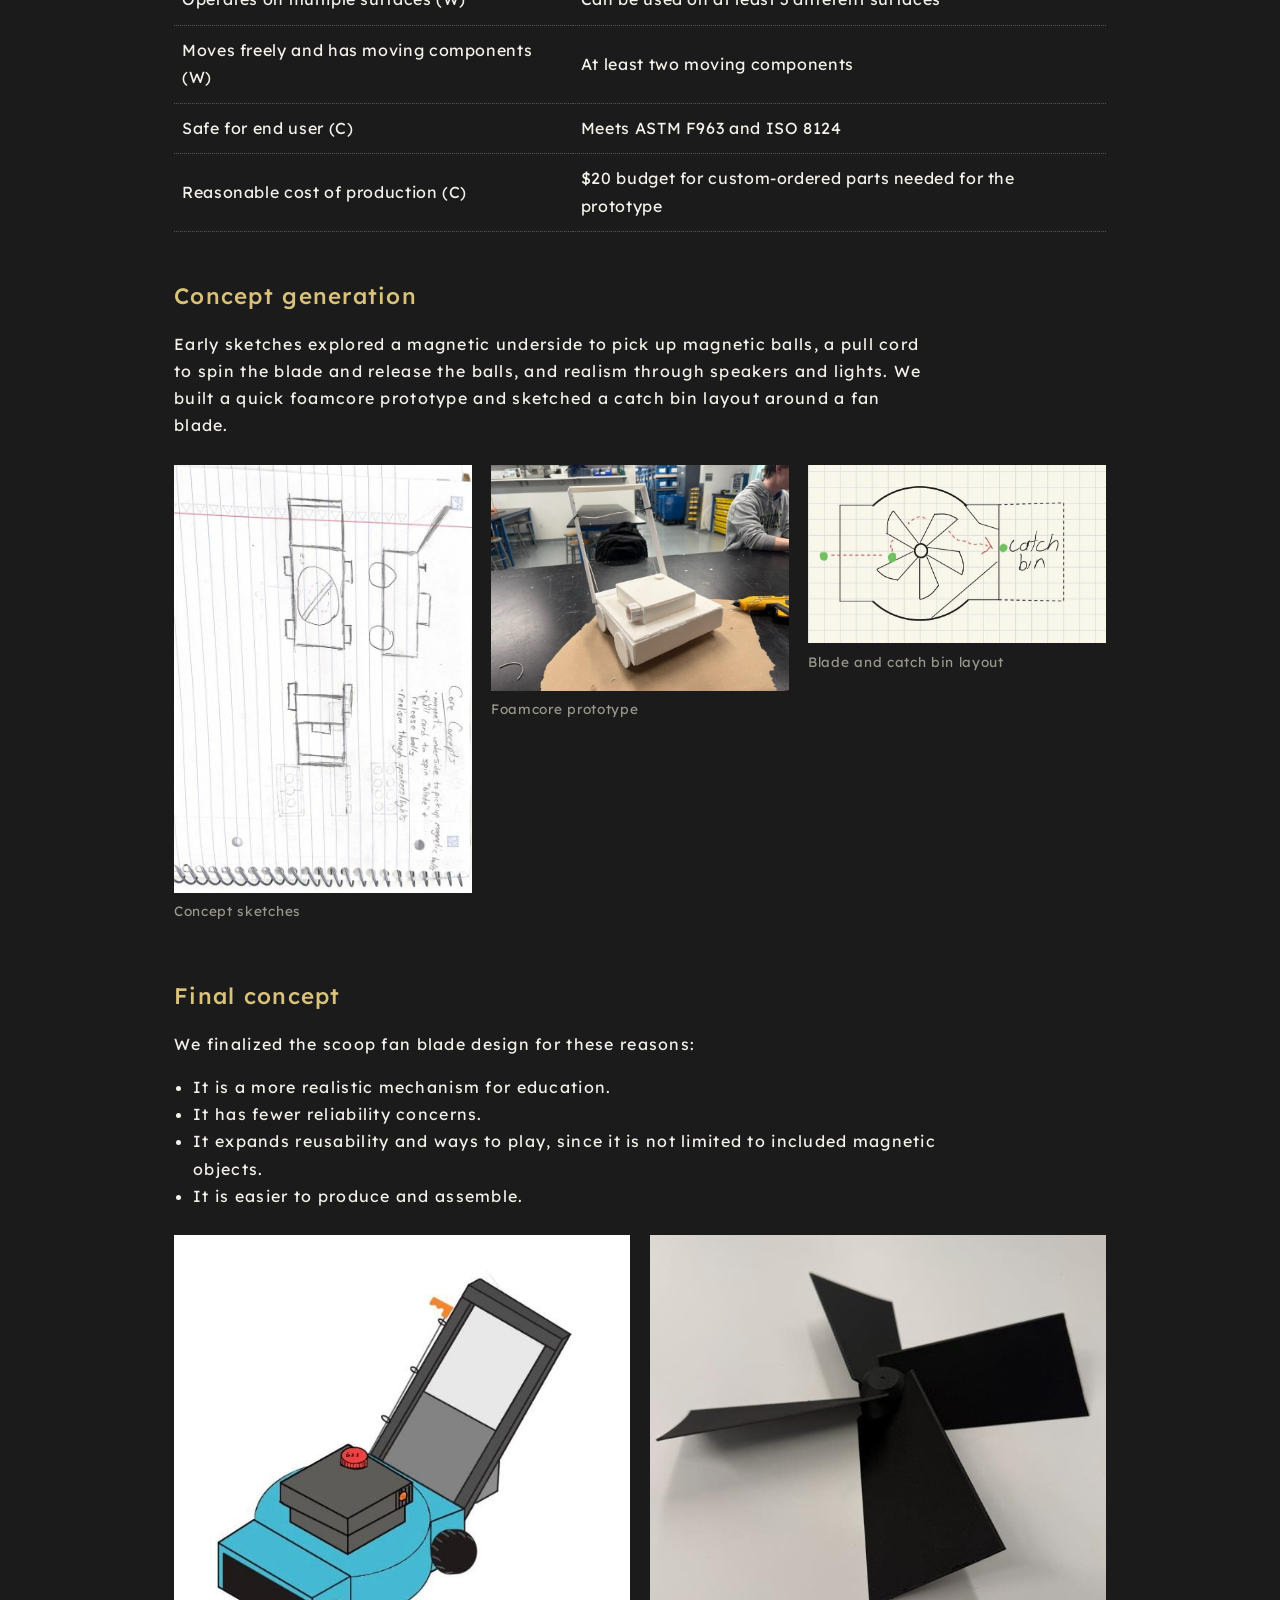
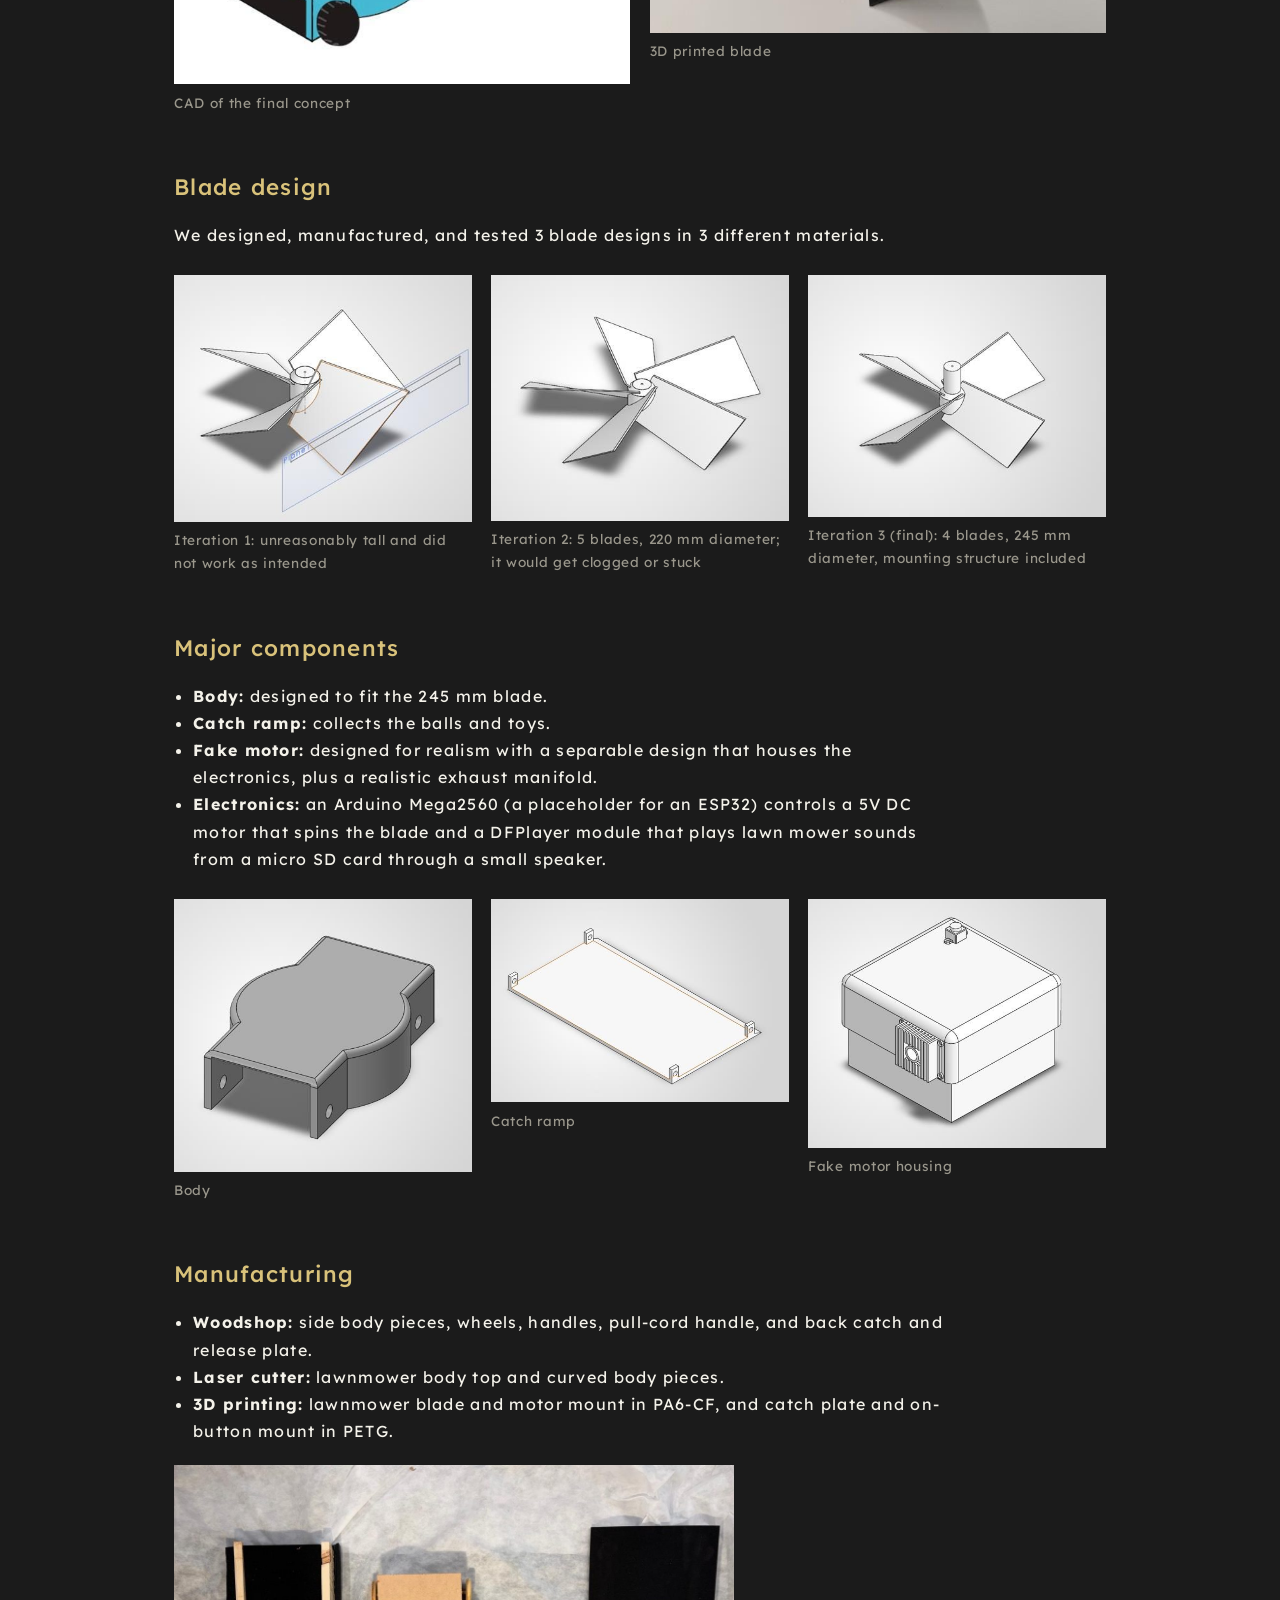
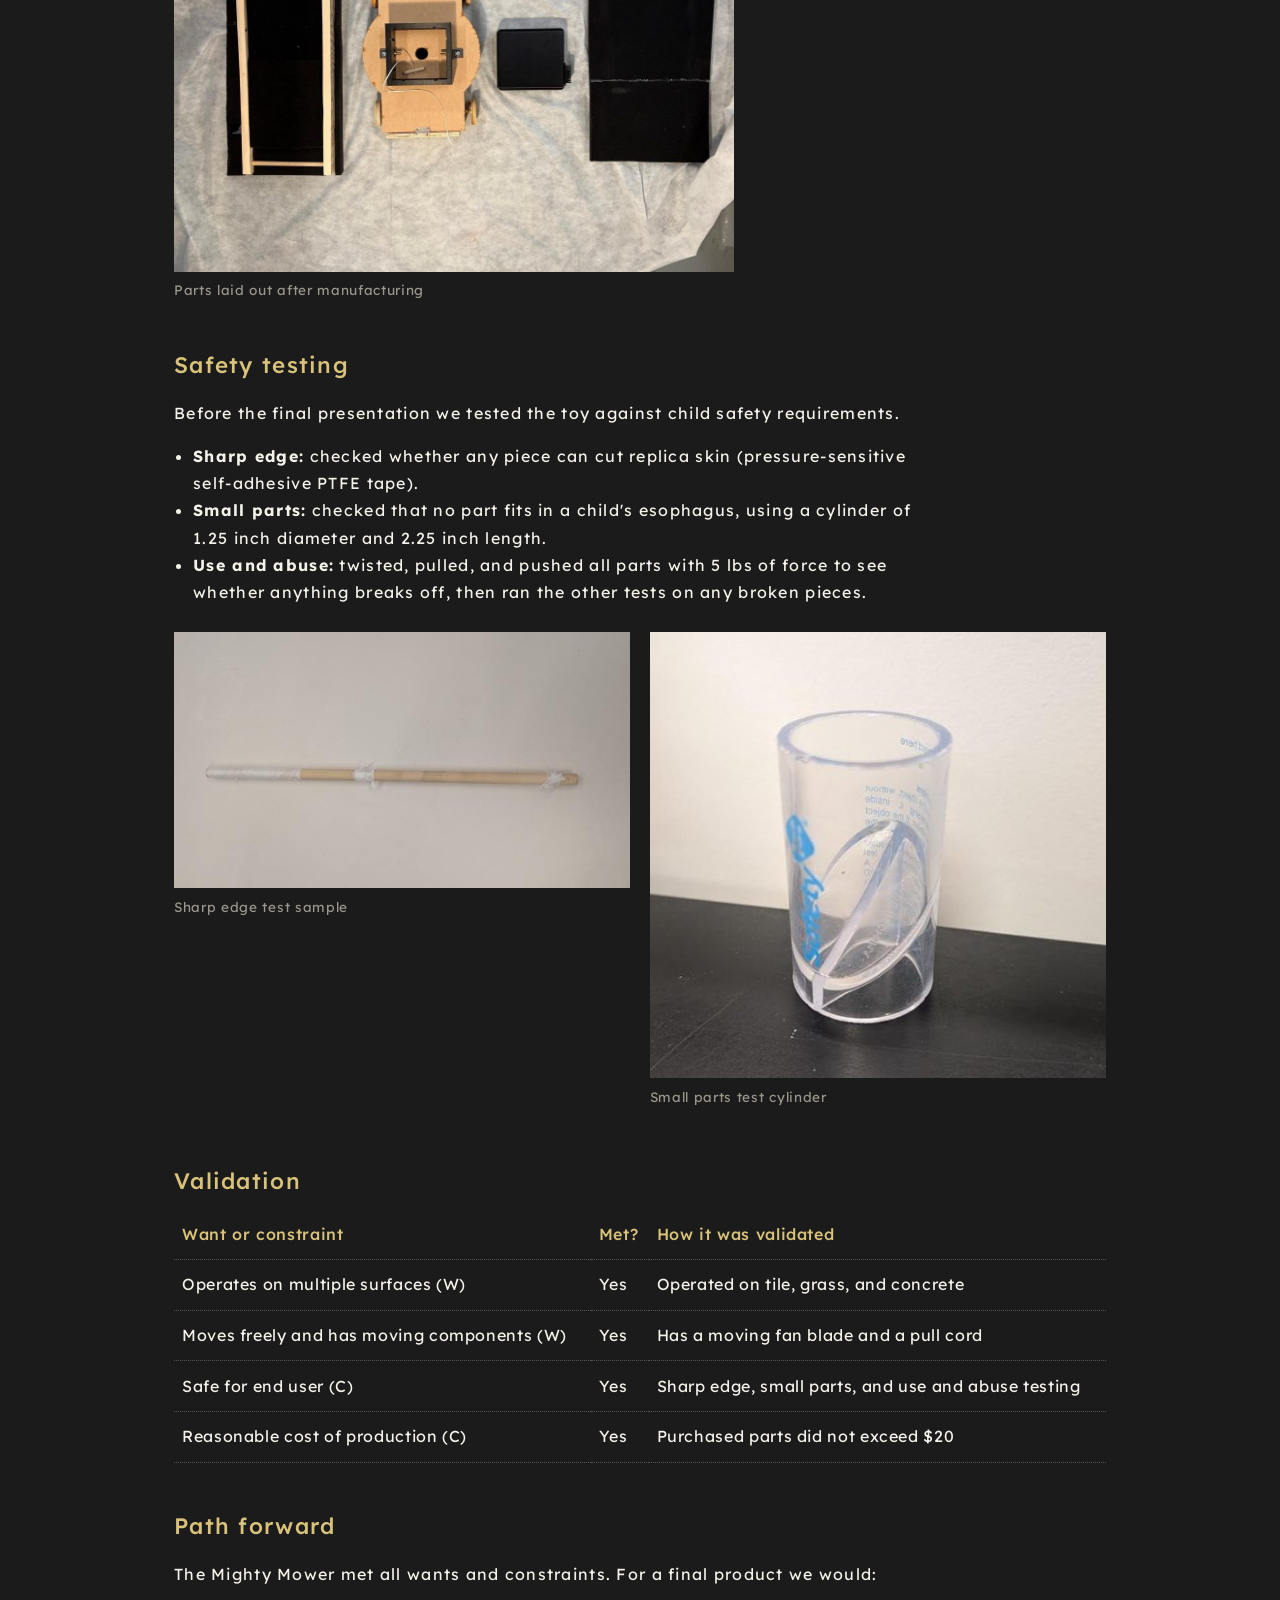
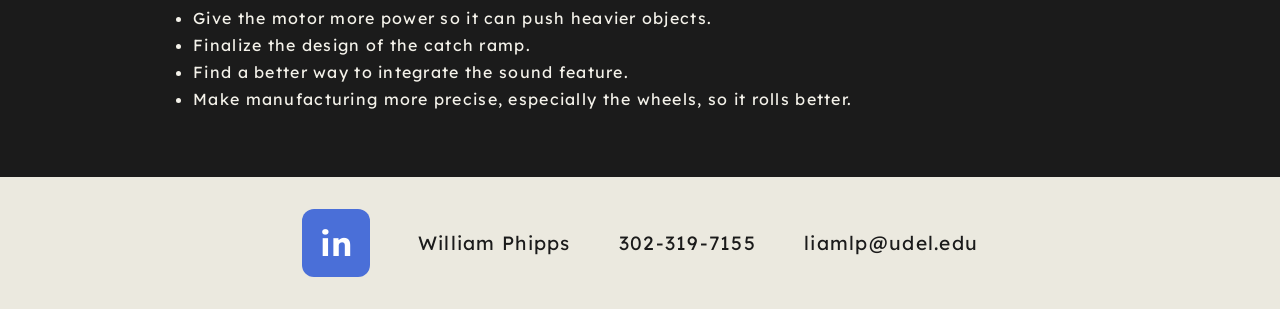
<file: project-mower.html>
<!DOCTYPE html>
<html lang="en"><head><meta charset="utf-8"><meta name="viewport" content="width=device-width, initial-scale=1">
<title>The Mighty Mower | William Phipps</title>
<link rel="preconnect" href="https://fonts.googleapis.com"><link rel="preconnect" href="https://fonts.gstatic.com" crossorigin>
<link href="https://fonts.googleapis.com/css2?family=Lexend:wght@300;400;600&display=swap" rel="stylesheet">
<link rel="stylesheet" href="style.css"></head><body>
<header><a class="name" href="index.html">William Phipps</a><nav aria-label="Main"><a href="index.html">Home</a><a href="about.html">About</a><a href="education.html">Education</a><a href="projects.html" aria-current="page">Projects</a></nav></header>
<main><div class="detail"><a class="back" href="projects.html">&larr; All projects</a><h1>The Mighty Mower</h1><div class="facts"><span>January 2026 – May 2026</span><span>Team 139, team of 3</span><span>Intro to Mechanical Engineering Design</span><span>Placed 4th out of 50 projects</span></div><figure class="hero-img"><a href="images/mower-final.jpg" target="_blank" rel="noopener"><img src="images/mower-final.jpg" alt="The finished Mighty Mower toy lawnmower" loading="lazy"></a><figcaption>The finished prototype</figcaption></figure><h2>Overview</h2><p>Our team was asked to create a lawn mower style toy to be produced by Melissa &amp; Doug for children ages 6 to 8. The toy simulates groundskeeping with the mechanisms of a real lawn mower, so children can engage with it and learn from it. We researched and benchmarked existing products, generated concepts, chose one with a weighted decision matrix, then designed, built, tested, and presented it to an audience of TAs, professors, Melissa &amp; Doug employees, and students.</p><h2>Benchmarking and requirements</h2><p>We benchmarked three products: the Melissa &amp; Doug Snappy Turtle Mower, the TORO Recycler Push Lawn Mower, and the Young Explorers Have a Ball Push Toy. From that research we set four metrics (W is a want, C is a constraint).</p><div class="tbl"><table><thead><tr><th>Metric</th><th>Target value</th></tr></thead><tbody><tr><td>Operates on multiple surfaces (W)</td><td>Can be used on at least 3 different surfaces</td></tr><tr><td>Moves freely and has moving components (W)</td><td>At least two moving components</td></tr><tr><td>Safe for end user (C)</td><td>Meets ASTM F963 and ISO 8124</td></tr><tr><td>Reasonable cost of production (C)</td><td>$20 budget for custom-ordered parts needed for the prototype</td></tr></tbody></table></div><h2>Concept generation</h2><p>Early sketches explored a magnetic underside to pick up magnetic balls, a pull cord to spin the blade and release the balls, and realism through speakers and lights. We built a quick foamcore prototype and sketched a catch bin layout around a fan blade.</p><div class="row"><figure class=""><a href="images/mower-sketches.jpg" target="_blank" rel="noopener"><img src="images/mower-sketches.jpg" alt="Notebook sketches of lawnmower concepts" loading="lazy"></a><figcaption>Concept sketches</figcaption></figure><figure class=""><a href="images/mower-prototype.jpg" target="_blank" rel="noopener"><img src="images/mower-prototype.jpg" alt="Foamcore prototype of the lawnmower" loading="lazy"></a><figcaption>Foamcore prototype</figcaption></figure><figure class=""><a href="images/mower-catch-diagram.jpg" target="_blank" rel="noopener"><img src="images/mower-catch-diagram.jpg" alt="Diagram of a fan blade scooping balls into a catch bin" loading="lazy"></a><figcaption>Blade and catch bin layout</figcaption></figure></div><h2>Final concept</h2><p>We finalized the scoop fan blade design for these reasons:</p><ul><li>It is a more realistic mechanism for education.</li><li>It has fewer reliability concerns.</li><li>It expands reusability and ways to play, since it is not limited to included magnetic objects.</li><li>It is easier to produce and assemble.</li></ul><div class="row"><figure class=""><a href="images/mower-cad.jpg" target="_blank" rel="noopener"><img src="images/mower-cad.jpg" alt="CAD render of the final lawnmower concept" loading="lazy"></a><figcaption>CAD of the final concept</figcaption></figure><figure class=""><a href="images/mower-blade-print.jpg" target="_blank" rel="noopener"><img src="images/mower-blade-print.jpg" alt="3D printed black four-blade fan" loading="lazy"></a><figcaption>3D printed blade</figcaption></figure></div><h2>Blade design</h2><p>We designed, manufactured, and tested 3 blade designs in 3 different materials.</p><div class="row"><figure class=""><a href="images/blade-1.jpg" target="_blank" rel="noopener"><img src="images/blade-1.jpg" alt="CAD of the first blade iteration" loading="lazy"></a><figcaption>Iteration 1: unreasonably tall and did not work as intended</figcaption></figure><figure class=""><a href="images/blade-2.jpg" target="_blank" rel="noopener"><img src="images/blade-2.jpg" alt="CAD of the second blade iteration, five blades" loading="lazy"></a><figcaption>Iteration 2: 5 blades, 220 mm diameter; it would get clogged or stuck</figcaption></figure><figure class=""><a href="images/blade-3.jpg" target="_blank" rel="noopener"><img src="images/blade-3.jpg" alt="CAD of the final blade iteration, four blades" loading="lazy"></a><figcaption>Iteration 3 (final): 4 blades, 245 mm diameter, mounting structure included</figcaption></figure></div><h2>Major components</h2><ul><li><b>Body:</b> designed to fit the 245 mm blade.</li><li><b>Catch ramp:</b> collects the balls and toys.</li><li><b>Fake motor:</b> designed for realism with a separable design that houses the electronics, plus a realistic exhaust manifold.</li><li><b>Electronics:</b> an Arduino Mega2560 (a placeholder for an ESP32) controls a 5V DC motor that spins the blade and a DFPlayer module that plays lawn mower sounds from a micro SD card through a small speaker.</li></ul><div class="row"><figure class=""><a href="images/mower-body.jpg" target="_blank" rel="noopener"><img src="images/mower-body.jpg" alt="CAD of the mower body" loading="lazy"></a><figcaption>Body</figcaption></figure><figure class=""><a href="images/mower-ramp.jpg" target="_blank" rel="noopener"><img src="images/mower-ramp.jpg" alt="CAD of the catch ramp" loading="lazy"></a><figcaption>Catch ramp</figcaption></figure><figure class=""><a href="images/mower-motor.jpg" target="_blank" rel="noopener"><img src="images/mower-motor.jpg" alt="CAD of the fake motor housing" loading="lazy"></a><figcaption>Fake motor housing</figcaption></figure></div><h2>Manufacturing</h2><ul><li><b>Woodshop:</b> side body pieces, wheels, handles, pull-cord handle, and back catch and release plate.</li><li><b>Laser cutter:</b> lawnmower body top and curved body pieces.</li><li><b>3D printing:</b> lawnmower blade and motor mount in PA6-CF, and catch plate and on-button mount in PETG.</li></ul><figure class="hero-img"><a href="images/mower-parts.jpg" target="_blank" rel="noopener"><img src="images/mower-parts.jpg" alt="Parts of the mower laid out" loading="lazy"></a><figcaption>Parts laid out after manufacturing</figcaption></figure><h2>Safety testing</h2><p>Before the final presentation we tested the toy against child safety requirements.</p><ul><li><b>Sharp edge:</b> checked whether any piece can cut replica skin (pressure-sensitive self-adhesive PTFE tape).</li><li><b>Small parts:</b> checked that no part fits in a child's esophagus, using a cylinder of 1.25 inch diameter and 2.25 inch length.</li><li><b>Use and abuse:</b> twisted, pulled, and pushed all parts with 5 lbs of force to see whether anything breaks off, then ran the other tests on any broken pieces.</li></ul><div class="row"><figure class=""><a href="images/test-sharpedge.jpg" target="_blank" rel="noopener"><img src="images/test-sharpedge.jpg" alt="Dowel wrapped in tape for the sharp edge test" loading="lazy"></a><figcaption>Sharp edge test sample</figcaption></figure><figure class=""><a href="images/test-smallparts.jpg" target="_blank" rel="noopener"><img src="images/test-smallparts.jpg" alt="Clear cylinder used for the small parts test" loading="lazy"></a><figcaption>Small parts test cylinder</figcaption></figure></div><h2>Validation</h2><div class="tbl"><table><thead><tr><th>Want or constraint</th><th>Met?</th><th>How it was validated</th></tr></thead><tbody><tr><td>Operates on multiple surfaces (W)</td><td>Yes</td><td>Operated on tile, grass, and concrete</td></tr><tr><td>Moves freely and has moving components (W)</td><td>Yes</td><td>Has a moving fan blade and a pull cord</td></tr><tr><td>Safe for end user (C)</td><td>Yes</td><td>Sharp edge, small parts, and use and abuse testing</td></tr><tr><td>Reasonable cost of production (C)</td><td>Yes</td><td>Purchased parts did not exceed $20</td></tr></tbody></table></div><h2>Path forward</h2><p>The Mighty Mower met all wants and constraints. For a final product we would:</p><ul><li>Give the motor more power so it can push heavier objects.</li><li>Finalize the design of the catch ramp.</li><li>Find a better way to integrate the sound feature.</li><li>Make manufacturing more precise, especially the wheels, so it rolls better.</li></ul></div></main>
<footer><a class="li" href="https://www.linkedin.com/in/william-phipps-50b8ab391/" aria-label="LinkedIn">in</a>
<div class="c"><p>William Phipps</p><p><a href="tel:+13023197155">302-319-7155</a></p><p><a href="mailto:liamlp@udel.edu">liamlp@udel.edu</a></p></div></footer>
</body></html>
</file>
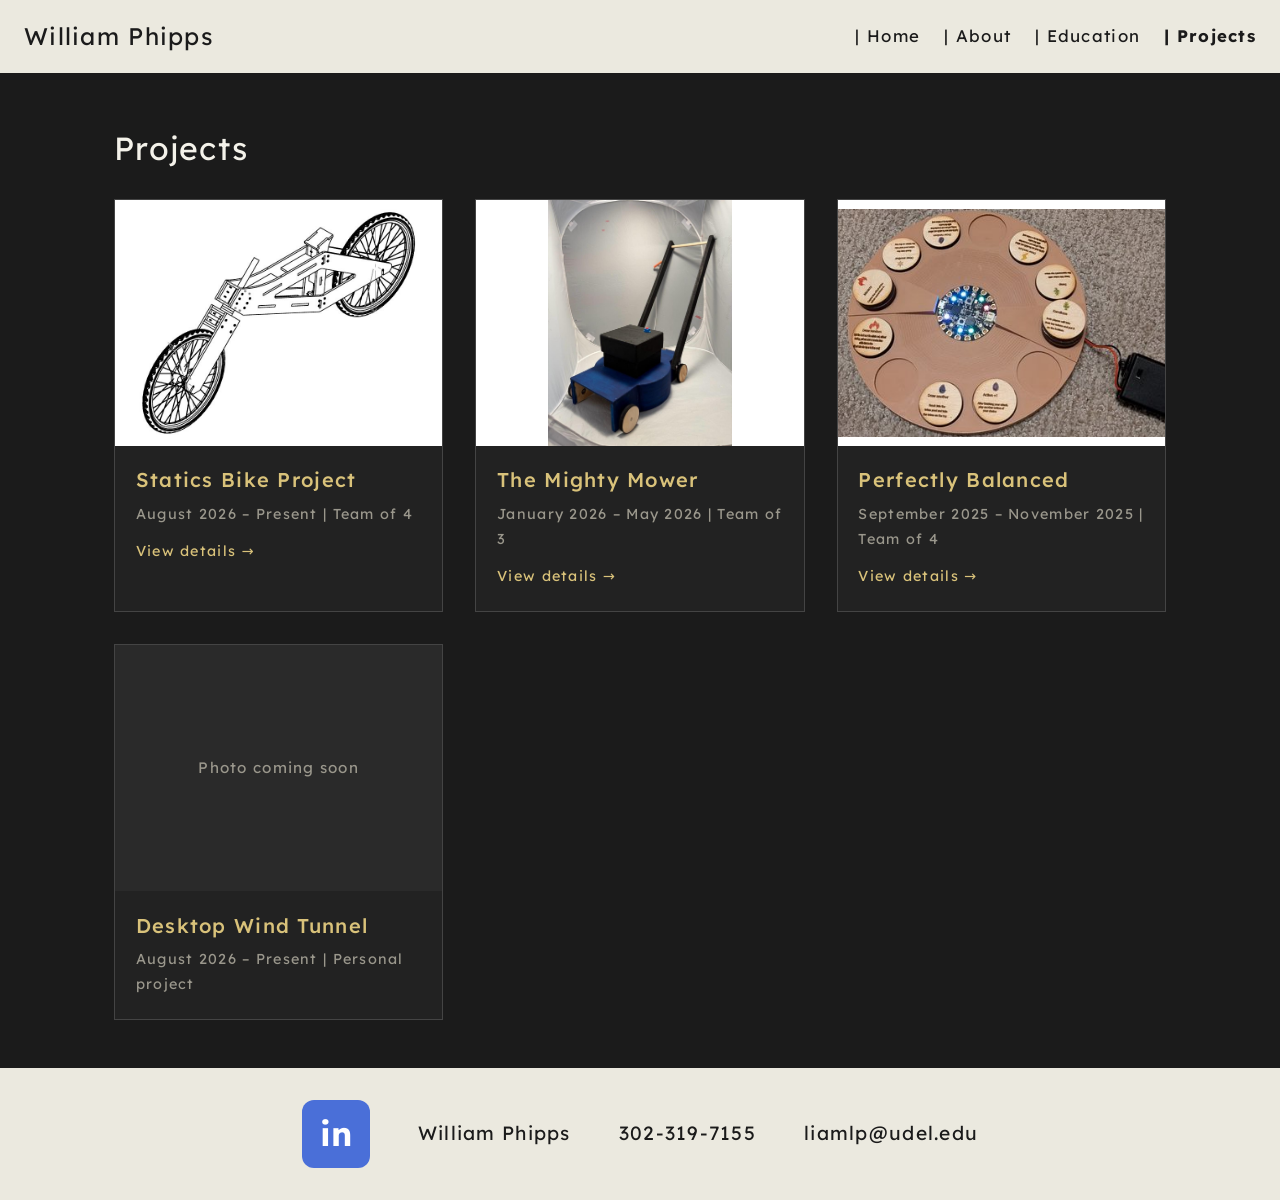
<file: projects.html>
<!DOCTYPE html>
<html lang="en"><head><meta charset="utf-8"><meta name="viewport" content="width=device-width, initial-scale=1">
<title>Projects | William Phipps</title>
<link rel="preconnect" href="https://fonts.googleapis.com"><link rel="preconnect" href="https://fonts.gstatic.com" crossorigin>
<link href="https://fonts.googleapis.com/css2?family=Lexend:wght@300;400;600&display=swap" rel="stylesheet">
<link rel="stylesheet" href="style.css"></head><body>
<header><a class="name" href="index.html">William Phipps</a><nav aria-label="Main"><a href="index.html">Home</a><a href="about.html">About</a><a href="education.html">Education</a><a href="projects.html" aria-current="page">Projects</a></nav></header>
<main><div class="page" style="max-width:1100px"><h1>Projects</h1>
<div class="pgrid">
<a class="pcard" href="project-bike.html"><div class="pic"><img src="images/bike-assembly.jpg" alt="Assembly drawing of the plywood bike"></div><div class="txt"><h2>Statics Bike Project</h2><p class="meta">August 2026 – Present | Team of 4</p><span class="more">View details &rarr;</span></div></a>
<a class="pcard" href="project-mower.html"><div class="pic"><img src="images/mower-final.jpg" alt="The finished Mighty Mower toy lawnmower"></div><div class="txt"><h2>The Mighty Mower</h2><p class="meta">January 2026 – May 2026 | Team of 3</p><span class="more">View details &rarr;</span></div></a>
<a class="pcard" href="project-game.html"><div class="pic"><img src="images/game-final.jpg" alt="Perfectly Balanced board game with glowing center light"></div><div class="txt"><h2>Perfectly Balanced</h2><p class="meta">September 2025 – November 2025 | Team of 4</p><span class="more">View details &rarr;</span></div></a>
<div class="pcard"><div class="pic ph">Photo coming soon</div><div class="txt"><h2>Desktop Wind Tunnel</h2><p class="meta">August 2026 – Present | Personal project</p></div></div>

</div></div></main>
<footer><a class="li" href="https://www.linkedin.com/in/william-phipps-50b8ab391/" aria-label="LinkedIn">in</a>
<div class="c"><p>William Phipps</p><p><a href="tel:+13023197155">302-319-7155</a></p><p><a href="mailto:liamlp@udel.edu">liamlp@udel.edu</a></p></div></footer>
</body></html>
</file>
<file: style.css>
:root{--bg:#1b1b1b;--cream:#ebe9df;--ink:#1b1b1b;--text:#f4f2ea;--gold:#d9c27a;--blue:#4a6fd8;--muted:#9a978c}
@media (prefers-color-scheme:light){:root{}}
*{box-sizing:border-box}
html,body{margin:0}
body{background:var(--bg);color:var(--text);font-family:"Lexend","Montserrat",system-ui,sans-serif;letter-spacing:.08em;line-height:1.7;min-height:100vh;display:flex;flex-direction:column}
a{color:inherit}
:focus-visible{outline:2px solid var(--blue);outline-offset:3px}
header{background:var(--cream);color:var(--ink);display:flex;justify-content:space-between;align-items:center;flex-wrap:wrap;gap:.5rem 2rem;padding:1rem 1.5rem}
header .name{font-size:1.5rem;text-decoration:none}
nav a{margin-left:1.5rem;text-decoration:none;font-size:1.05rem}
nav a::before{content:"| "}
nav a[aria-current=page]{font-weight:700}
nav a:hover{text-decoration:underline}
main{flex:1;width:100%}
.banner{max-width:1100px;margin:1.5rem auto 0;text-align:center}
.banner .img{height:280px;background:#2a2a2a center/cover no-repeat url("images/campus.jpg")}
.banner h1{font-weight:400;font-size:2rem;margin:0;padding:1.2rem 1rem}
.band{text-align:center;padding:2rem 1.5rem;margin-top:1rem}
.band.plain{border-top:0;margin-top:0}
.band p{margin:.6rem 0;font-size:1.15rem}
.rule{border-bottom:1px dotted #444}
.btns{display:flex;gap:2rem;justify-content:center;flex-wrap:wrap;padding:2.5rem 1.5rem}
.btn{border:1px solid var(--gold);color:var(--gold);padding:.6rem 2.5rem;text-decoration:none;font-size:1.2rem;border-radius:2px}
.btn:hover{background:var(--gold);color:var(--ink)}
.page{max-width:820px;margin:0 auto;padding:3rem 1.5rem}
.page h1{font-weight:400;font-size:2rem;margin:0 0 1.5rem}
.page h2{font-weight:500;font-size:1.3rem;margin:2rem 0 .5rem;color:var(--gold)}
.page p{max-width:70ch}
.hero{text-align:center;padding:5rem 1.5rem 3rem}
.hero h1{font-weight:400;font-size:clamp(2rem,5vw,3.2rem);margin:0}
.hero p{color:var(--muted);font-size:1.2rem;max-width:44ch;margin:1rem auto 2rem}
.grid{display:grid;grid-template-columns:repeat(auto-fit,minmax(250px,1fr));gap:1.5rem;margin-top:1.5rem}
.card{border:1px solid #444;padding:1.5rem}
.card h2{margin-top:0}
.card:hover{border-color:var(--gold)}
table{width:100%;border-collapse:collapse;letter-spacing:.04em}
th,td{text-align:left;padding:.7rem .5rem;border-bottom:1px dotted #555}
th{color:var(--gold);font-weight:500}
.tbl{overflow-x:auto}
footer a{text-decoration:none}
footer a:hover{text-decoration:underline}
@media(max-width:700px){nav a{margin:0 .8rem 0 0}.banner .img{height:180px}}
.meta{color:var(--muted);font-size:.9rem;margin:-.3rem 0 .8rem}
.card ul{padding-left:1.1rem;margin:.5rem 0 0}
.card li{margin:.35rem 0;font-size:.95rem}
.hero .btn{margin:0 .6rem .6rem}
.skills p{margin:.4rem 0}

footer{background:var(--cream);color:var(--ink);padding:2rem 1.5rem;display:flex;flex-wrap:wrap;justify-content:center;align-items:center;gap:1rem 3rem;font-size:1.2rem}
footer .c{display:flex;flex-wrap:wrap;justify-content:center;align-items:center;gap:.5rem 3rem}
footer p{margin:0}
footer a{text-decoration:none}
footer a:hover{text-decoration:underline}
footer span{display:none}
.li{display:inline-flex;width:68px;height:68px;background:var(--blue);color:#fff;border-radius:12px;align-items:center;justify-content:center;font-weight:700;font-size:2.1rem;letter-spacing:0;text-decoration:none}
.li:hover{text-decoration:none;opacity:.9}
.pgrid{display:grid;grid-template-columns:repeat(auto-fit,minmax(300px,1fr));gap:2rem;margin-top:1.5rem}
.pcard{display:block;text-decoration:none;border:1px solid #444;background:#222}
.pcard:hover,.pcard:focus-visible{border-color:var(--gold)}
.pcard .pic{aspect-ratio:4/3;background:#fff;display:flex;align-items:center;justify-content:center;overflow:hidden}
.pcard .pic img{width:100%;height:100%;object-fit:contain}
.pcard .pic.ph{background:#2a2a2a;color:var(--muted);font-size:.95rem}
.pcard .txt{padding:1.1rem 1.3rem 1.4rem}
.pcard h2{font-weight:500;font-size:1.25rem;margin:0 0 .3rem;color:var(--gold)}
.pcard .meta{margin:0}
.pcard .more{display:inline-block;margin-top:.8rem;font-size:.9rem;color:var(--gold)}
.detail{max-width:980px;margin:0 auto;padding:2.5rem 1.5rem 3rem}
.detail h1{font-weight:400;font-size:2.2rem;margin:.5rem 0 .3rem}
.detail h2{font-weight:500;font-size:1.4rem;color:var(--gold);margin:2.8rem 0 .6rem}
.detail h3{font-weight:500;font-size:1.05rem;margin:1.4rem 0 .3rem}
.detail p,.detail li{max-width:75ch}
.detail ul{padding-left:1.2rem}
.back{font-size:.95rem;text-decoration:none;color:var(--gold)}
.back:hover{text-decoration:underline}
figure{margin:1.2rem 0}
figure img{max-width:100%;height:auto;display:block;background:#fff}
figcaption{color:var(--muted);font-size:.85rem;margin-top:.4rem;letter-spacing:.05em}
.row{display:grid;grid-template-columns:repeat(auto-fit,minmax(230px,1fr));gap:1.2rem;align-items:start}
.row figure{margin:.6rem 0}
.hero-img{max-width:560px}
.facts{display:flex;flex-wrap:wrap;gap:.4rem 2rem;color:var(--muted);font-size:.95rem;margin-bottom:1rem}
</file>
